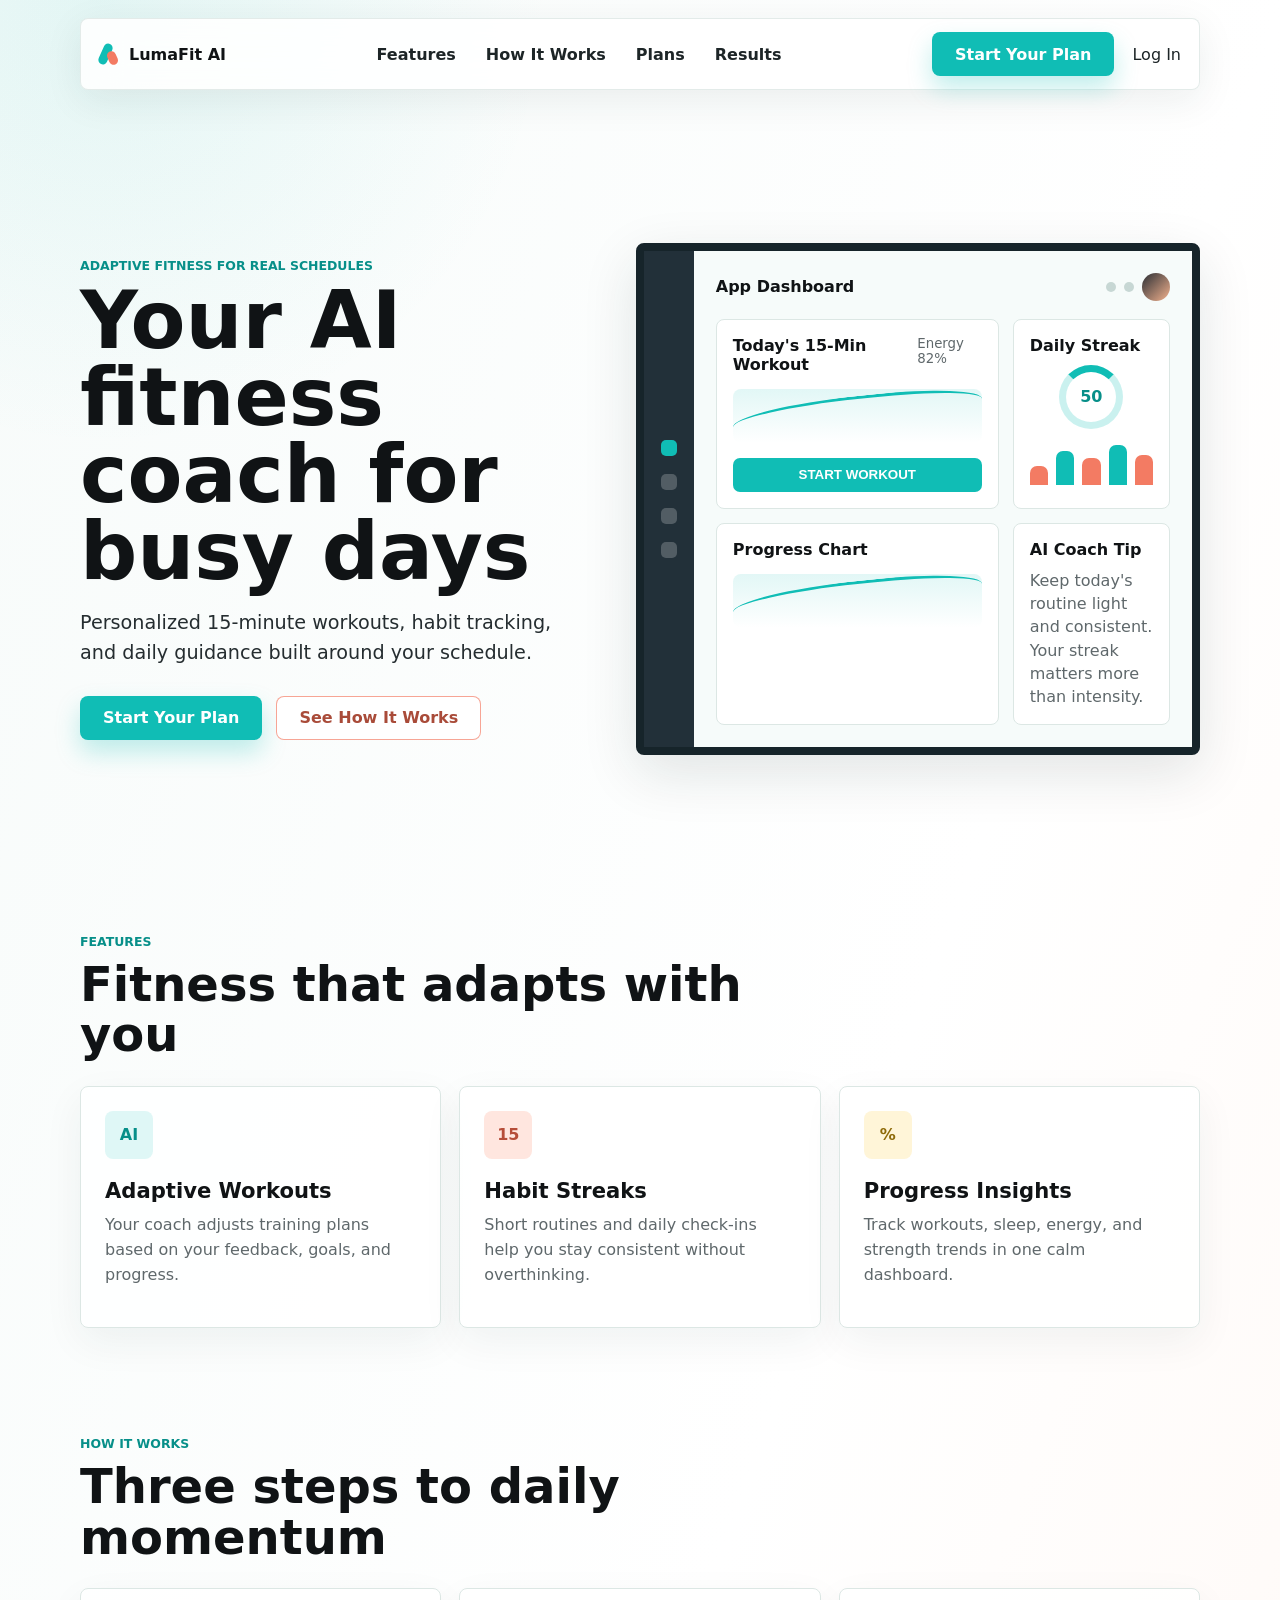
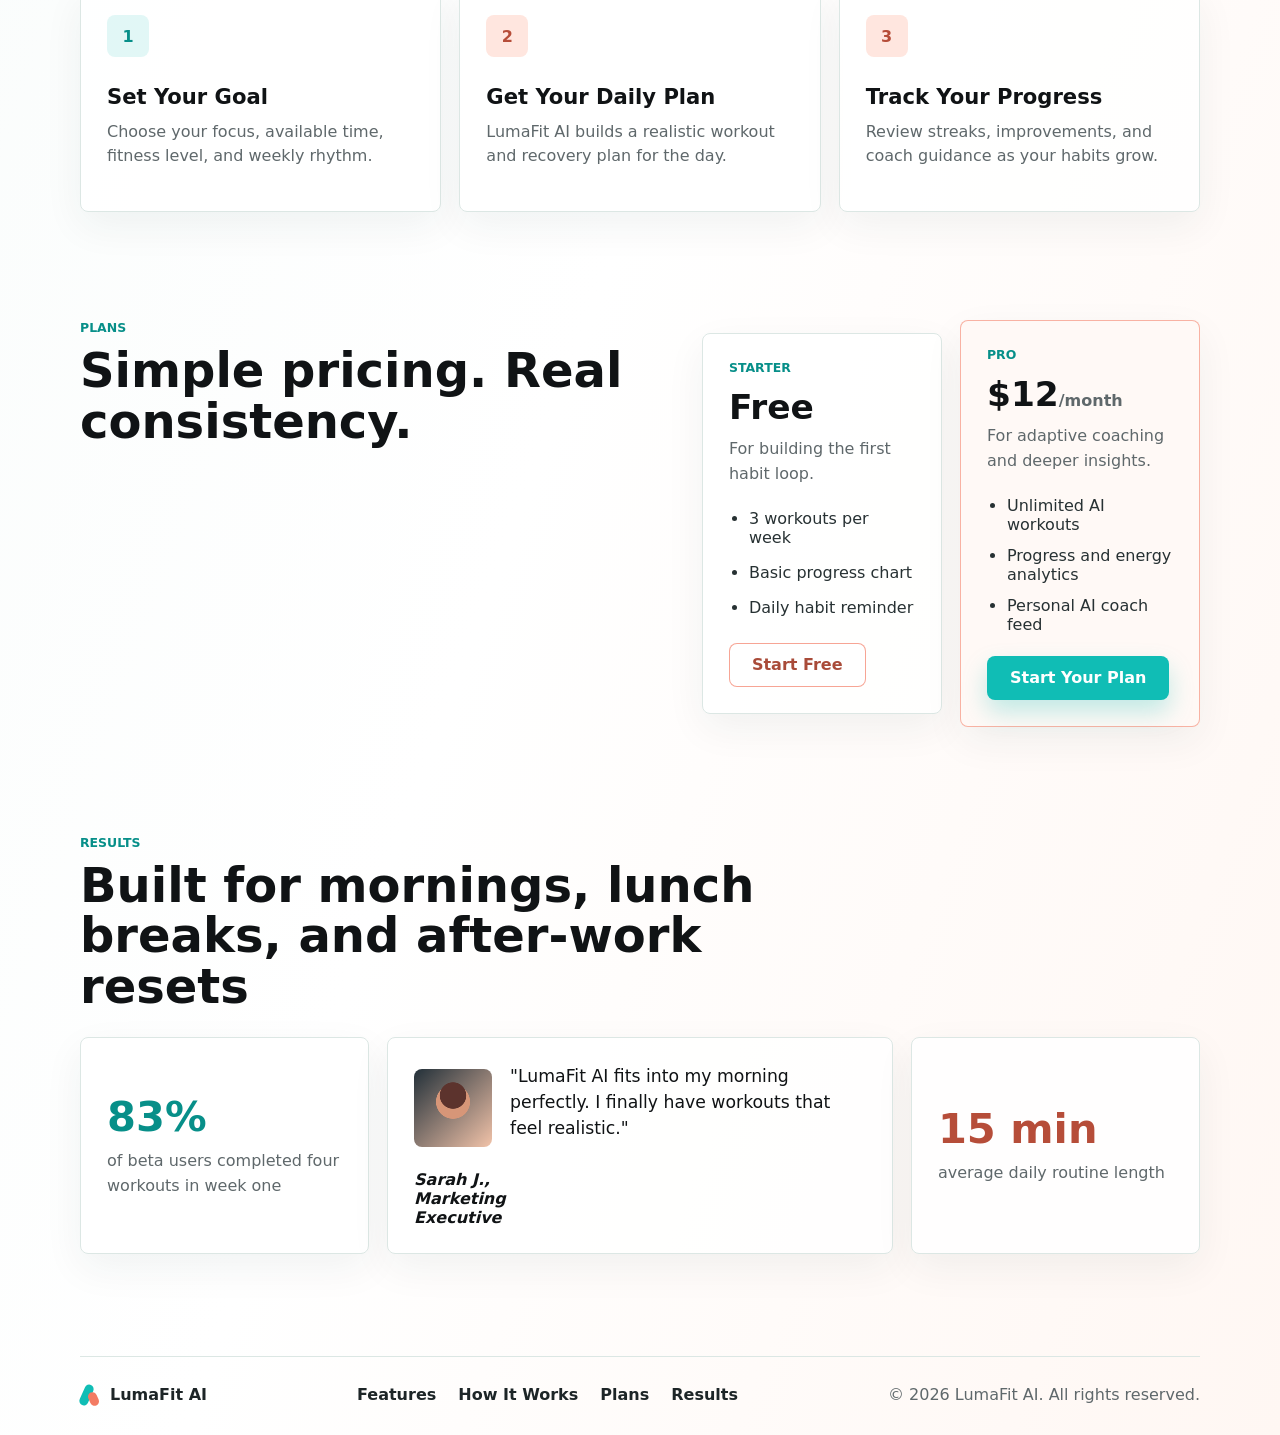
<file: index.html>
<!doctype html>
<html lang="en">
  <head>
    <meta charset="utf-8">
    <meta name="viewport" content="width=device-width, initial-scale=1">
    <title>LumaFit AI | 15-Minute AI Fitness Coach</title>
    <meta
      name="description"
      content="LumaFit AI creates adaptive 15-minute workouts, habit streaks, and progress insights for busy people."
    >
    <link rel="stylesheet" href="styles.css">
  </head>
  <body>
    <header class="site-header">
      <a class="brand" href="#top" aria-label="LumaFit AI home">
        <span class="brand-mark" aria-hidden="true"></span>
        <span>LumaFit AI</span>
      </a>

      <button class="nav-toggle" type="button" aria-label="Open navigation" aria-expanded="false">
        <span></span>
        <span></span>
        <span></span>
      </button>

      <nav class="site-nav" aria-label="Main navigation">
        <a href="#features">Features</a>
        <a href="#how">How It Works</a>
        <a href="#plans">Plans</a>
        <a href="#results">Results</a>
      </nav>

      <div class="header-actions">
        <a class="button button-primary" href="#plans">Start Your Plan</a>
        <a class="login-link" href="#results">Log In</a>
      </div>
    </header>

    <main id="top">
      <section class="hero">
        <div class="hero-copy">
          <p class="eyebrow">Adaptive fitness for real schedules</p>
          <h1>Your AI fitness coach for busy days</h1>
          <p class="hero-text">
            Personalized 15-minute workouts, habit tracking, and daily guidance built
            around your schedule.
          </p>
          <div class="hero-actions">
            <a class="button button-primary" href="#plans">Start Your Plan</a>
            <a class="button button-secondary" href="#how">See How It Works</a>
          </div>
        </div>

        <div class="dashboard-shell" aria-label="LumaFit AI app dashboard preview">
          <div class="dashboard-sidebar" aria-hidden="true">
            <span></span>
            <span></span>
            <span></span>
            <span></span>
          </div>
          <div class="dashboard-main">
            <div class="dashboard-top">
              <strong>App Dashboard</strong>
              <div class="avatar-row">
                <span></span>
                <span></span>
                <span class="avatar"></span>
              </div>
            </div>
            <div class="dashboard-grid">
              <article class="panel workout-panel">
                <div class="panel-header">
                  <strong>Today's 15-Min Workout</strong>
                  <small>Energy 82%</small>
                </div>
                <div class="chart-line" aria-hidden="true">
                  <span></span>
                </div>
                <button type="button">Start Workout</button>
              </article>
              <article class="panel streak-panel">
                <strong>Daily Streak</strong>
                <div class="streak-score">50</div>
                <div class="bars" aria-hidden="true">
                  <span></span><span></span><span></span><span></span><span></span>
                </div>
              </article>
              <article class="panel progress-panel">
                <strong>Progress Chart</strong>
                <div class="mini-chart" aria-hidden="true">
                  <span></span>
                </div>
              </article>
              <article class="panel coach-panel">
                <strong>AI Coach Tip</strong>
                <p>Keep today's routine light and consistent. Your streak matters more than intensity.</p>
              </article>
            </div>
          </div>
        </div>
      </section>

      <section class="features" id="features" aria-labelledby="features-title">
        <div class="section-heading">
          <p class="eyebrow">Features</p>
          <h2 id="features-title">Fitness that adapts with you</h2>
        </div>
        <div class="feature-grid">
          <article class="feature-card">
            <span class="icon-badge">AI</span>
            <h3>Adaptive Workouts</h3>
            <p>Your coach adjusts training plans based on your feedback, goals, and progress.</p>
          </article>
          <article class="feature-card">
            <span class="icon-badge coral">15</span>
            <h3>Habit Streaks</h3>
            <p>Short routines and daily check-ins help you stay consistent without overthinking.</p>
          </article>
          <article class="feature-card">
            <span class="icon-badge gold">%</span>
            <h3>Progress Insights</h3>
            <p>Track workouts, sleep, energy, and strength trends in one calm dashboard.</p>
          </article>
        </div>
      </section>

      <section class="workflow" id="how" aria-labelledby="how-title">
        <div class="section-heading">
          <p class="eyebrow">How it works</p>
          <h2 id="how-title">Three steps to daily momentum</h2>
        </div>
        <div class="steps">
          <article>
            <span>1</span>
            <h3>Set Your Goal</h3>
            <p>Choose your focus, available time, fitness level, and weekly rhythm.</p>
          </article>
          <article>
            <span>2</span>
            <h3>Get Your Daily Plan</h3>
            <p>LumaFit AI builds a realistic workout and recovery plan for the day.</p>
          </article>
          <article>
            <span>3</span>
            <h3>Track Your Progress</h3>
            <p>Review streaks, improvements, and coach guidance as your habits grow.</p>
          </article>
        </div>
      </section>

      <section class="plans-section" id="plans" aria-labelledby="plans-title">
        <div class="section-heading">
          <p class="eyebrow">Plans</p>
          <h2 id="plans-title">Simple pricing. Real consistency.</h2>
        </div>
        <div class="plans">
          <article class="plan-card">
            <p class="plan-label">Starter</p>
            <h3>Free</h3>
            <p class="plan-note">For building the first habit loop.</p>
            <ul>
              <li>3 workouts per week</li>
              <li>Basic progress chart</li>
              <li>Daily habit reminder</li>
            </ul>
            <a class="button button-secondary" href="#top">Start Free</a>
          </article>
          <article class="plan-card plan-featured">
            <p class="plan-label">Pro</p>
            <h3>$12<span>/month</span></h3>
            <p class="plan-note">For adaptive coaching and deeper insights.</p>
            <ul>
              <li>Unlimited AI workouts</li>
              <li>Progress and energy analytics</li>
              <li>Personal AI coach feed</li>
            </ul>
            <a class="button button-primary" href="#top">Start Your Plan</a>
          </article>
        </div>
      </section>

      <section class="results" id="results" aria-labelledby="results-title">
        <div class="section-heading">
          <p class="eyebrow">Results</p>
          <h2 id="results-title">Built for mornings, lunch breaks, and after-work resets</h2>
        </div>
        <div class="results-grid">
          <article class="metric-card">
            <strong>83%</strong>
            <span>of beta users completed four workouts in week one</span>
          </article>
          <article class="testimonial-card">
            <div class="portrait" aria-hidden="true"></div>
            <blockquote>
              "LumaFit AI fits into my morning perfectly. I finally have workouts that feel realistic."
            </blockquote>
            <cite>Sarah J., Marketing Executive</cite>
          </article>
          <article class="metric-card warm">
            <strong>15 min</strong>
            <span>average daily routine length</span>
          </article>
        </div>
      </section>
    </main>

    <footer class="site-footer">
      <a class="brand" href="#top" aria-label="LumaFit AI home">
        <span class="brand-mark" aria-hidden="true"></span>
        <span>LumaFit AI</span>
      </a>
      <nav aria-label="Footer navigation">
        <a href="#features">Features</a>
        <a href="#how">How It Works</a>
        <a href="#plans">Plans</a>
        <a href="#results">Results</a>
      </nav>
      <p>© 2026 LumaFit AI. All rights reserved.</p>
    </footer>

    <script src="script.js"></script>
  </body>
</html>
</file>
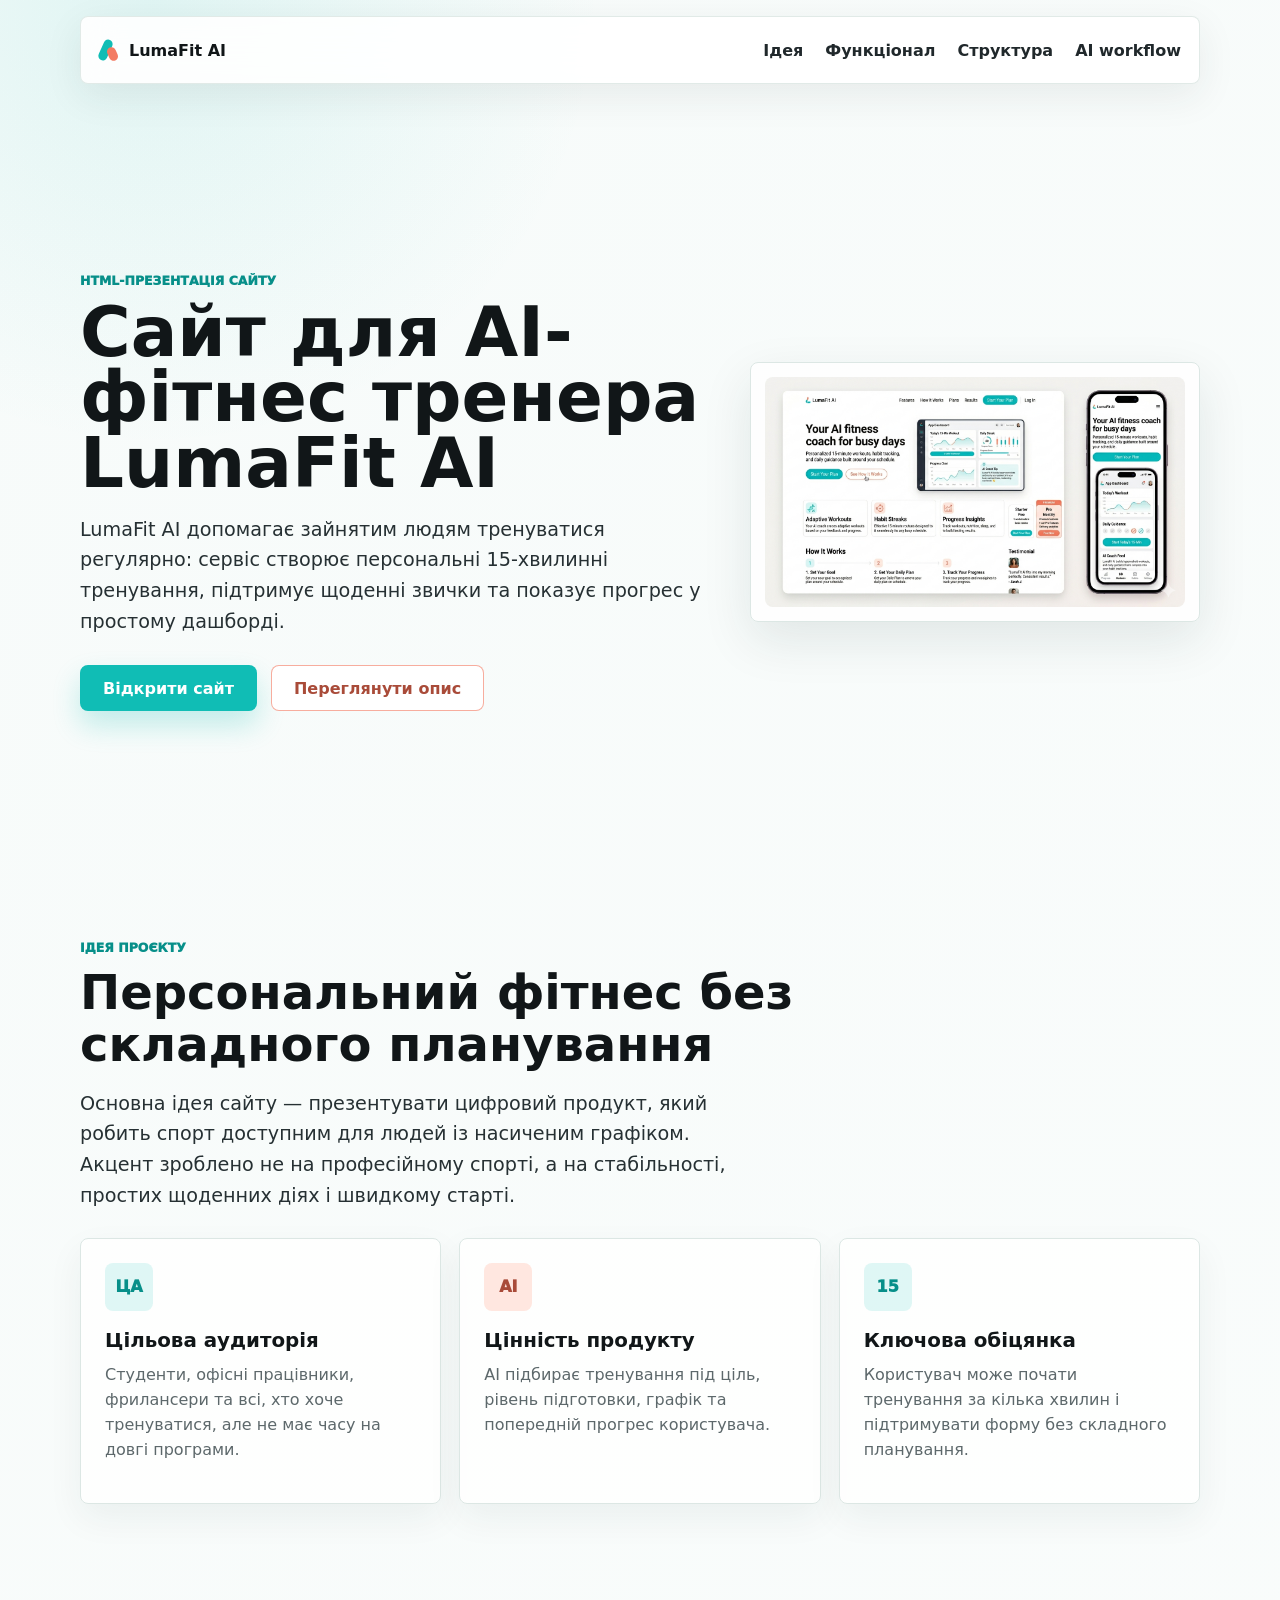
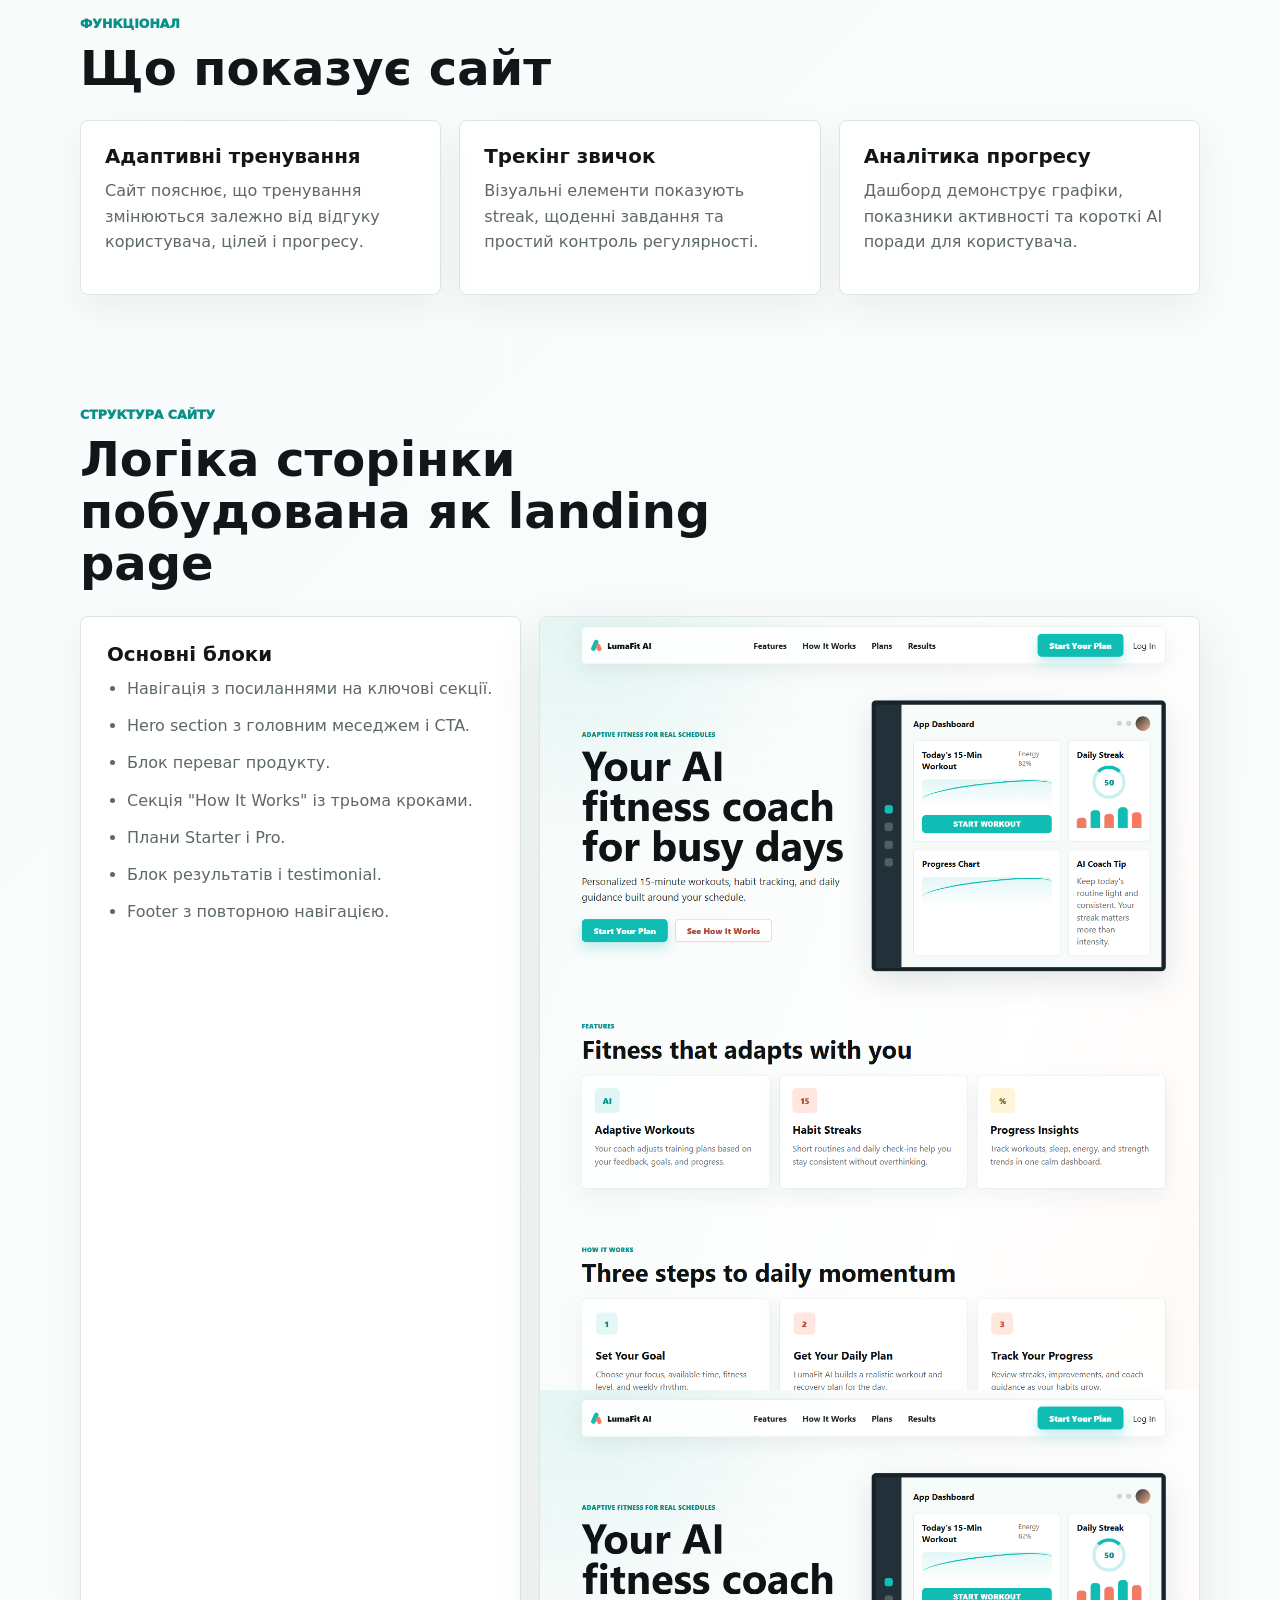
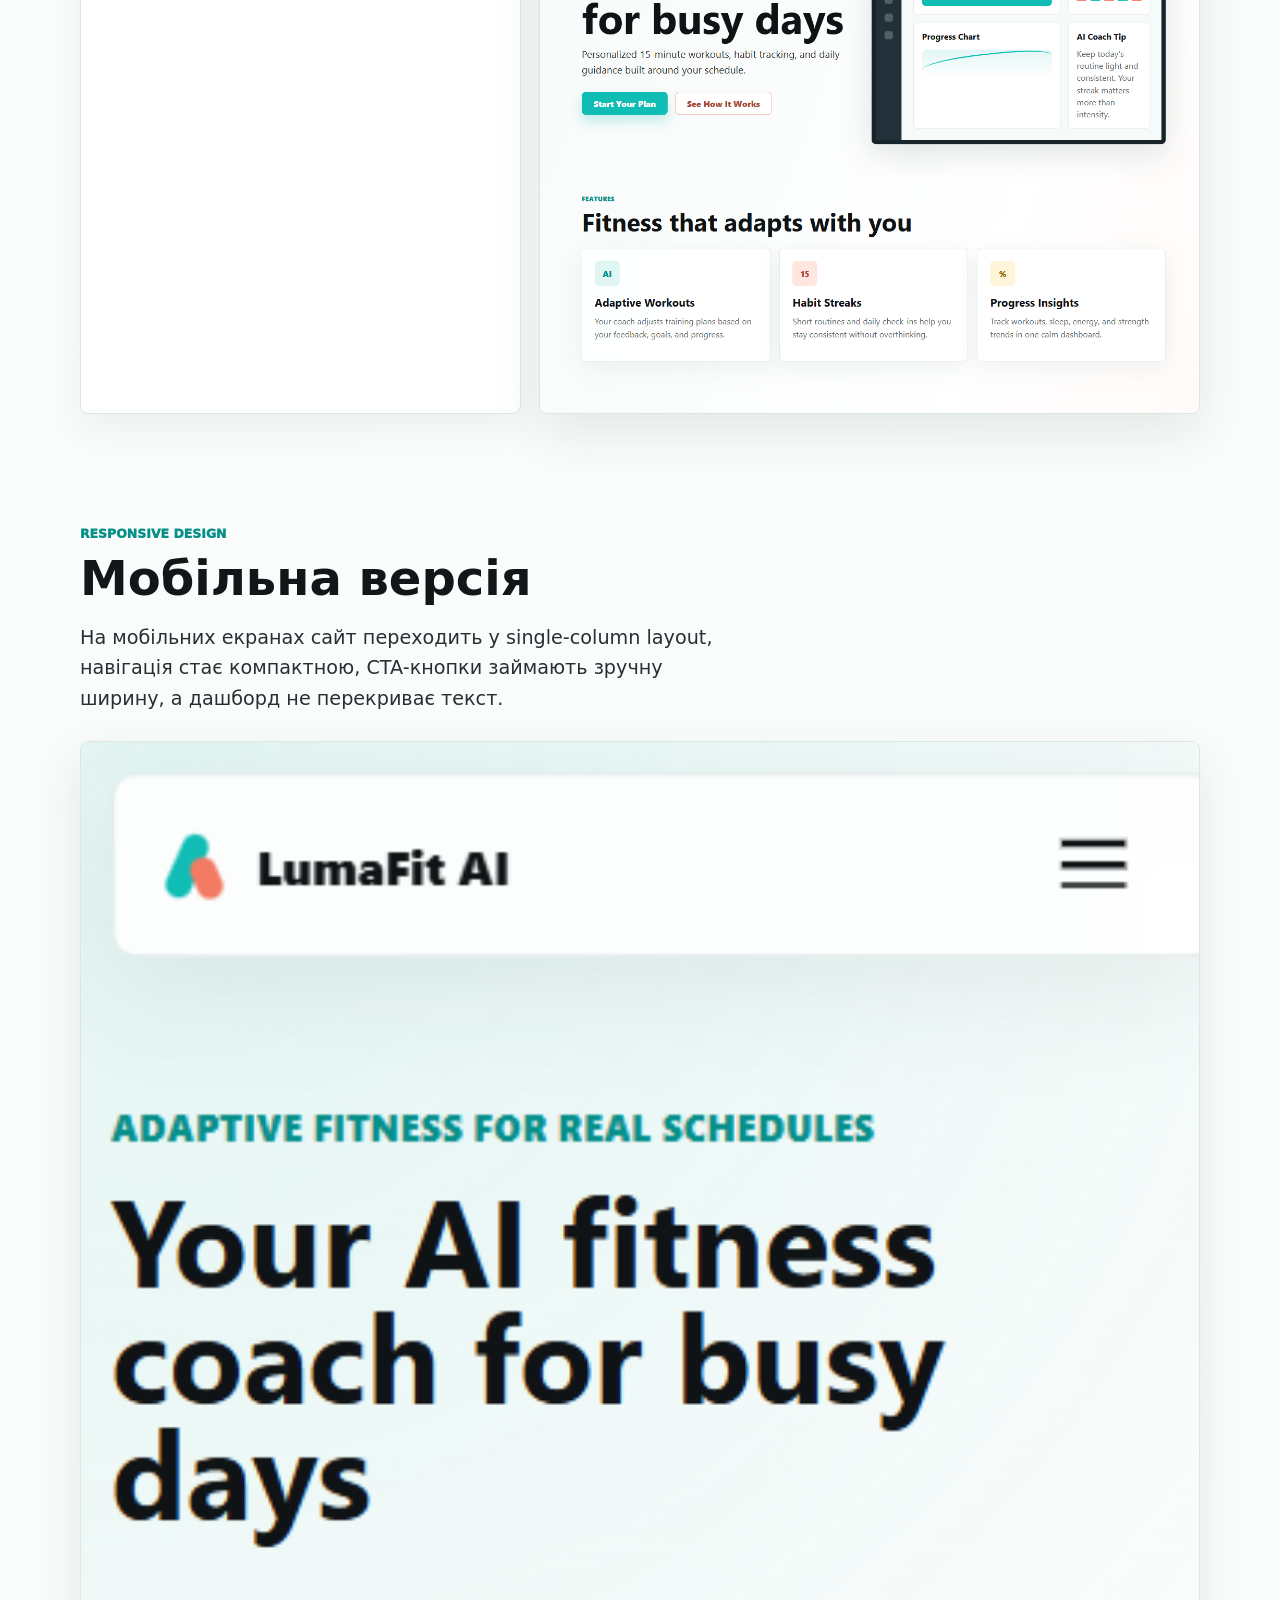
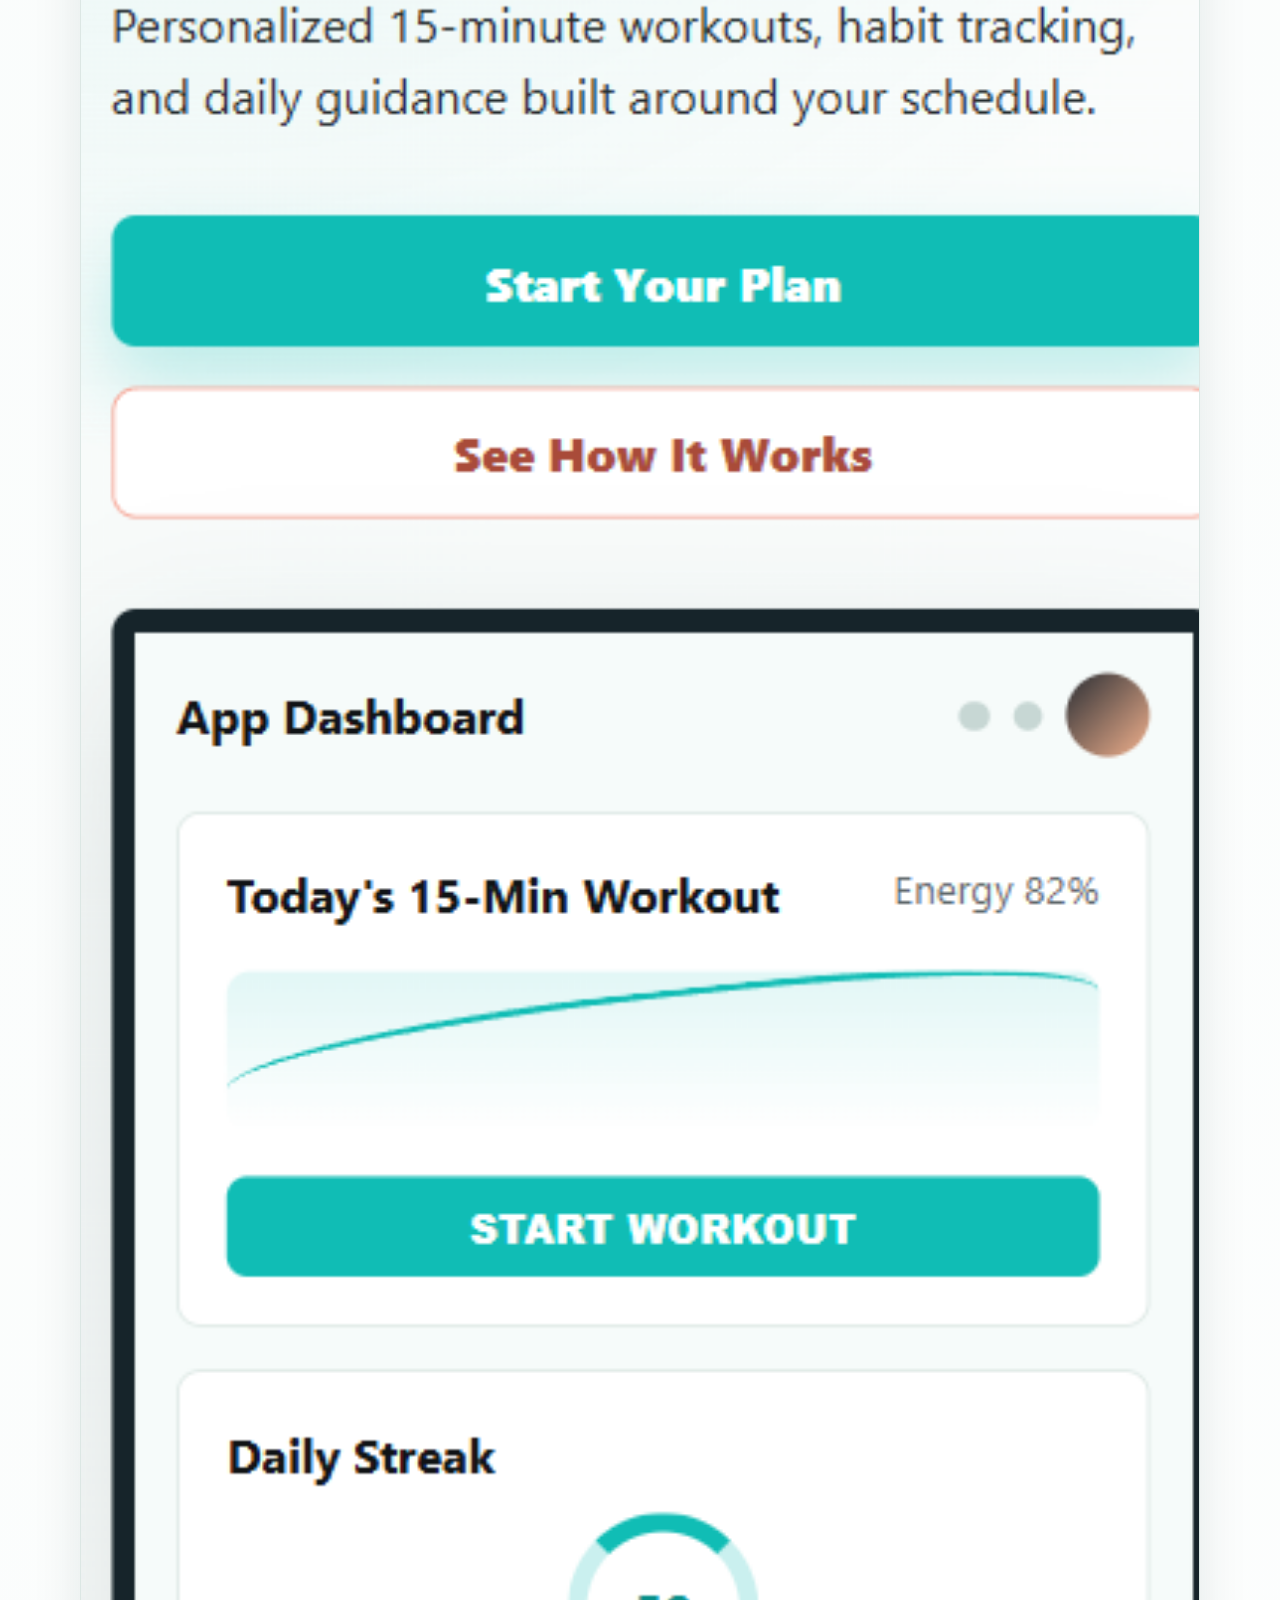
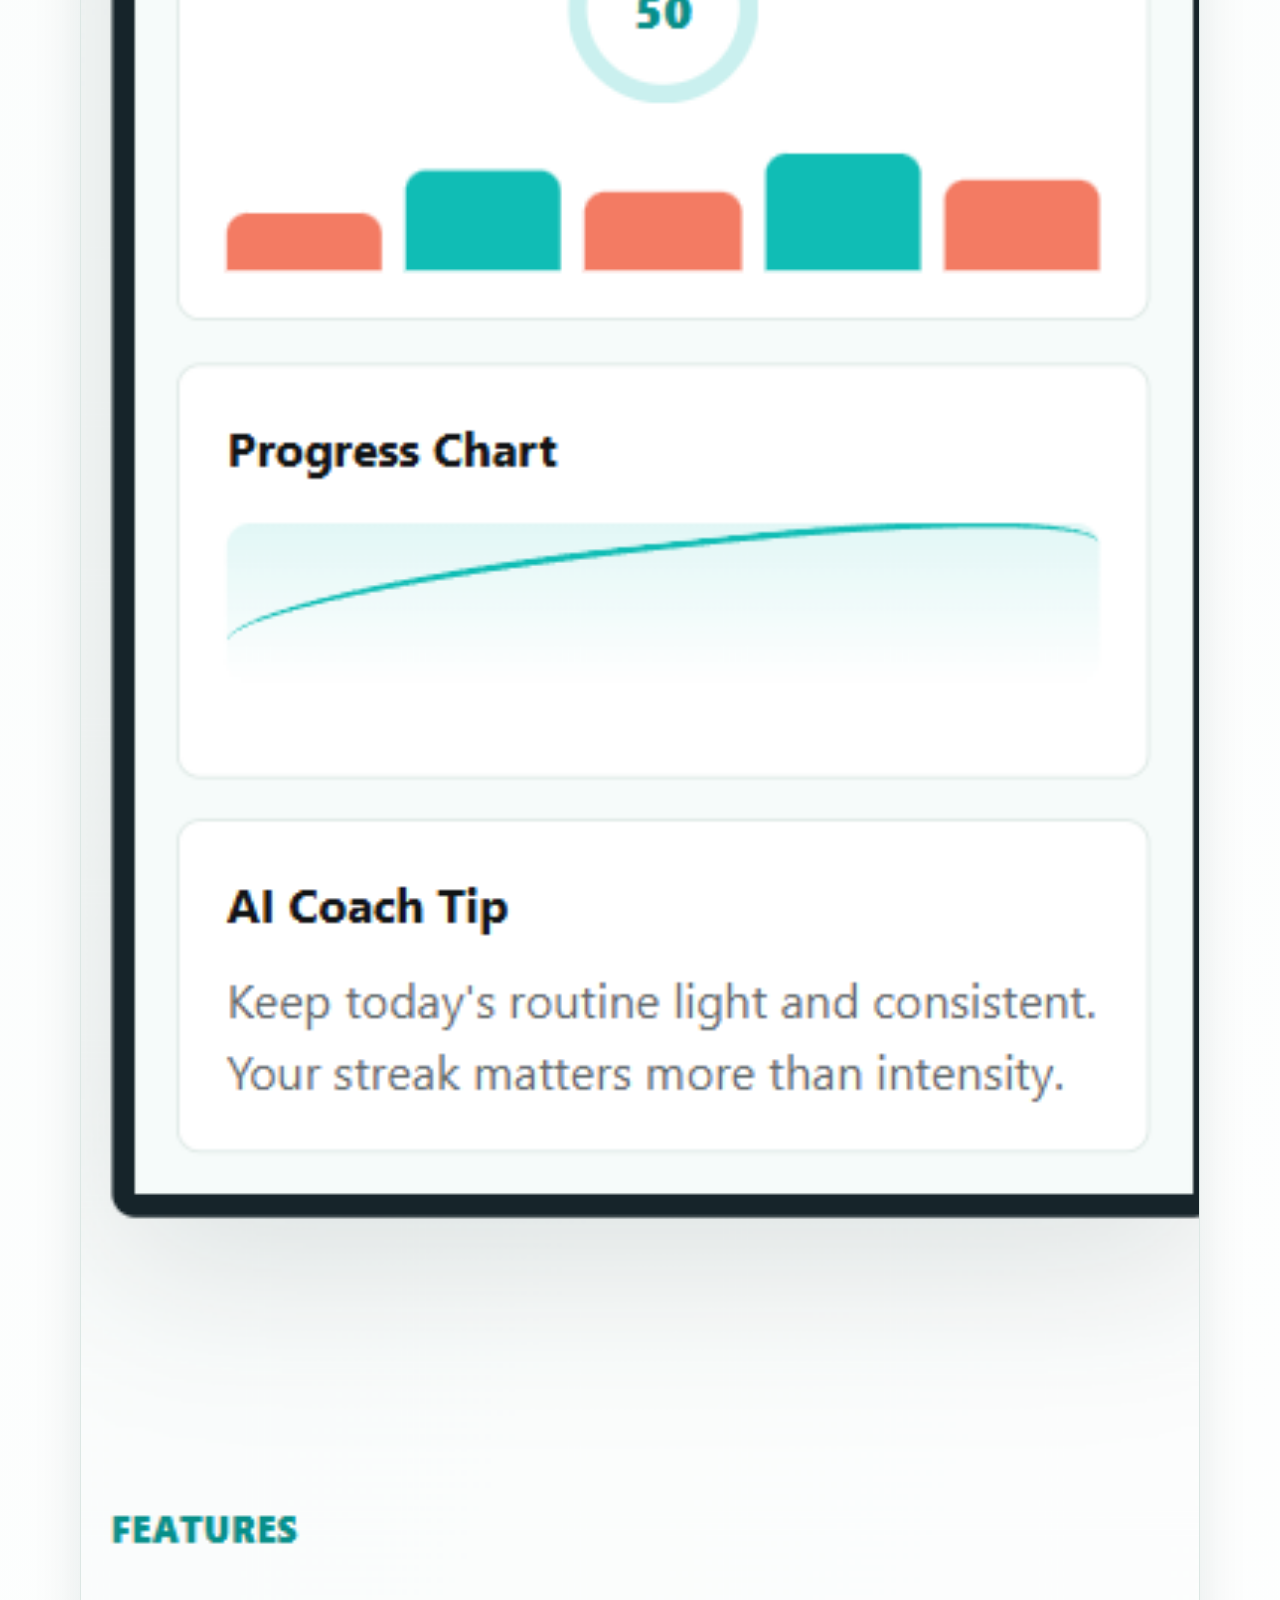
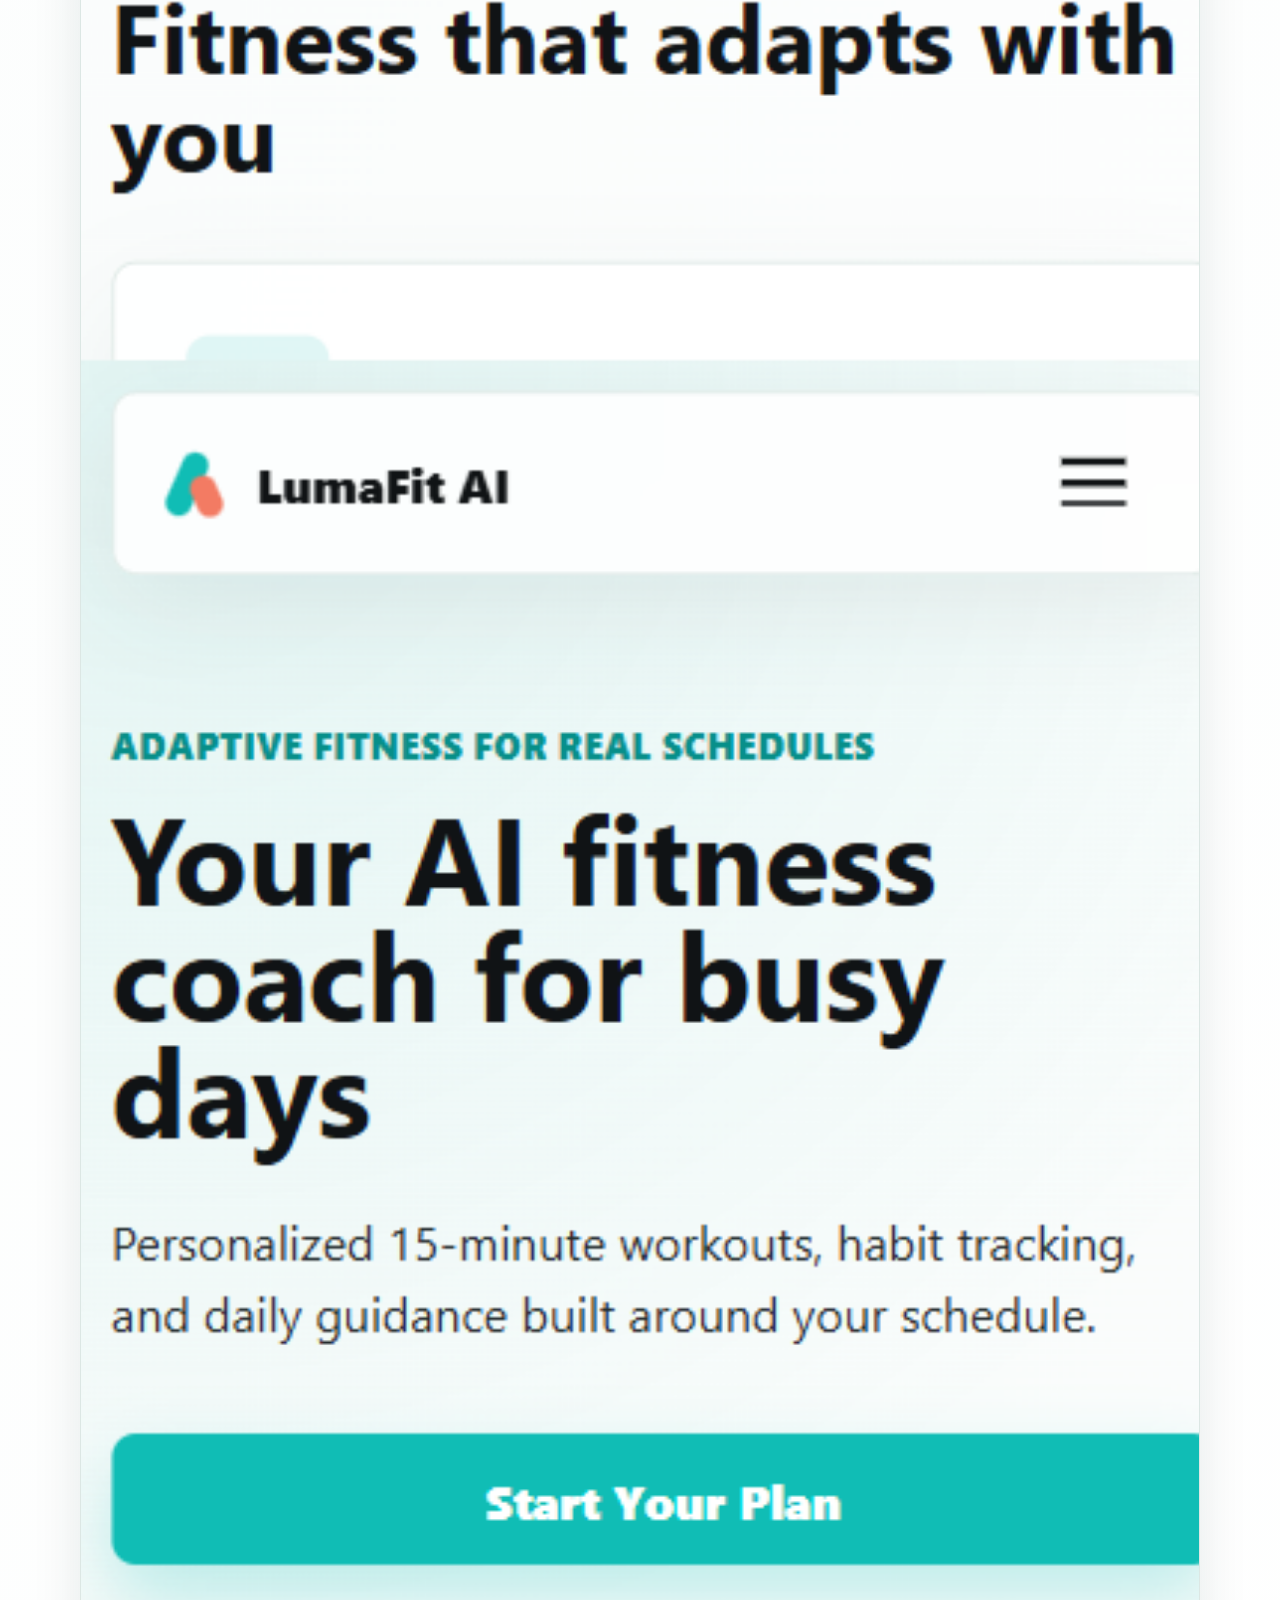
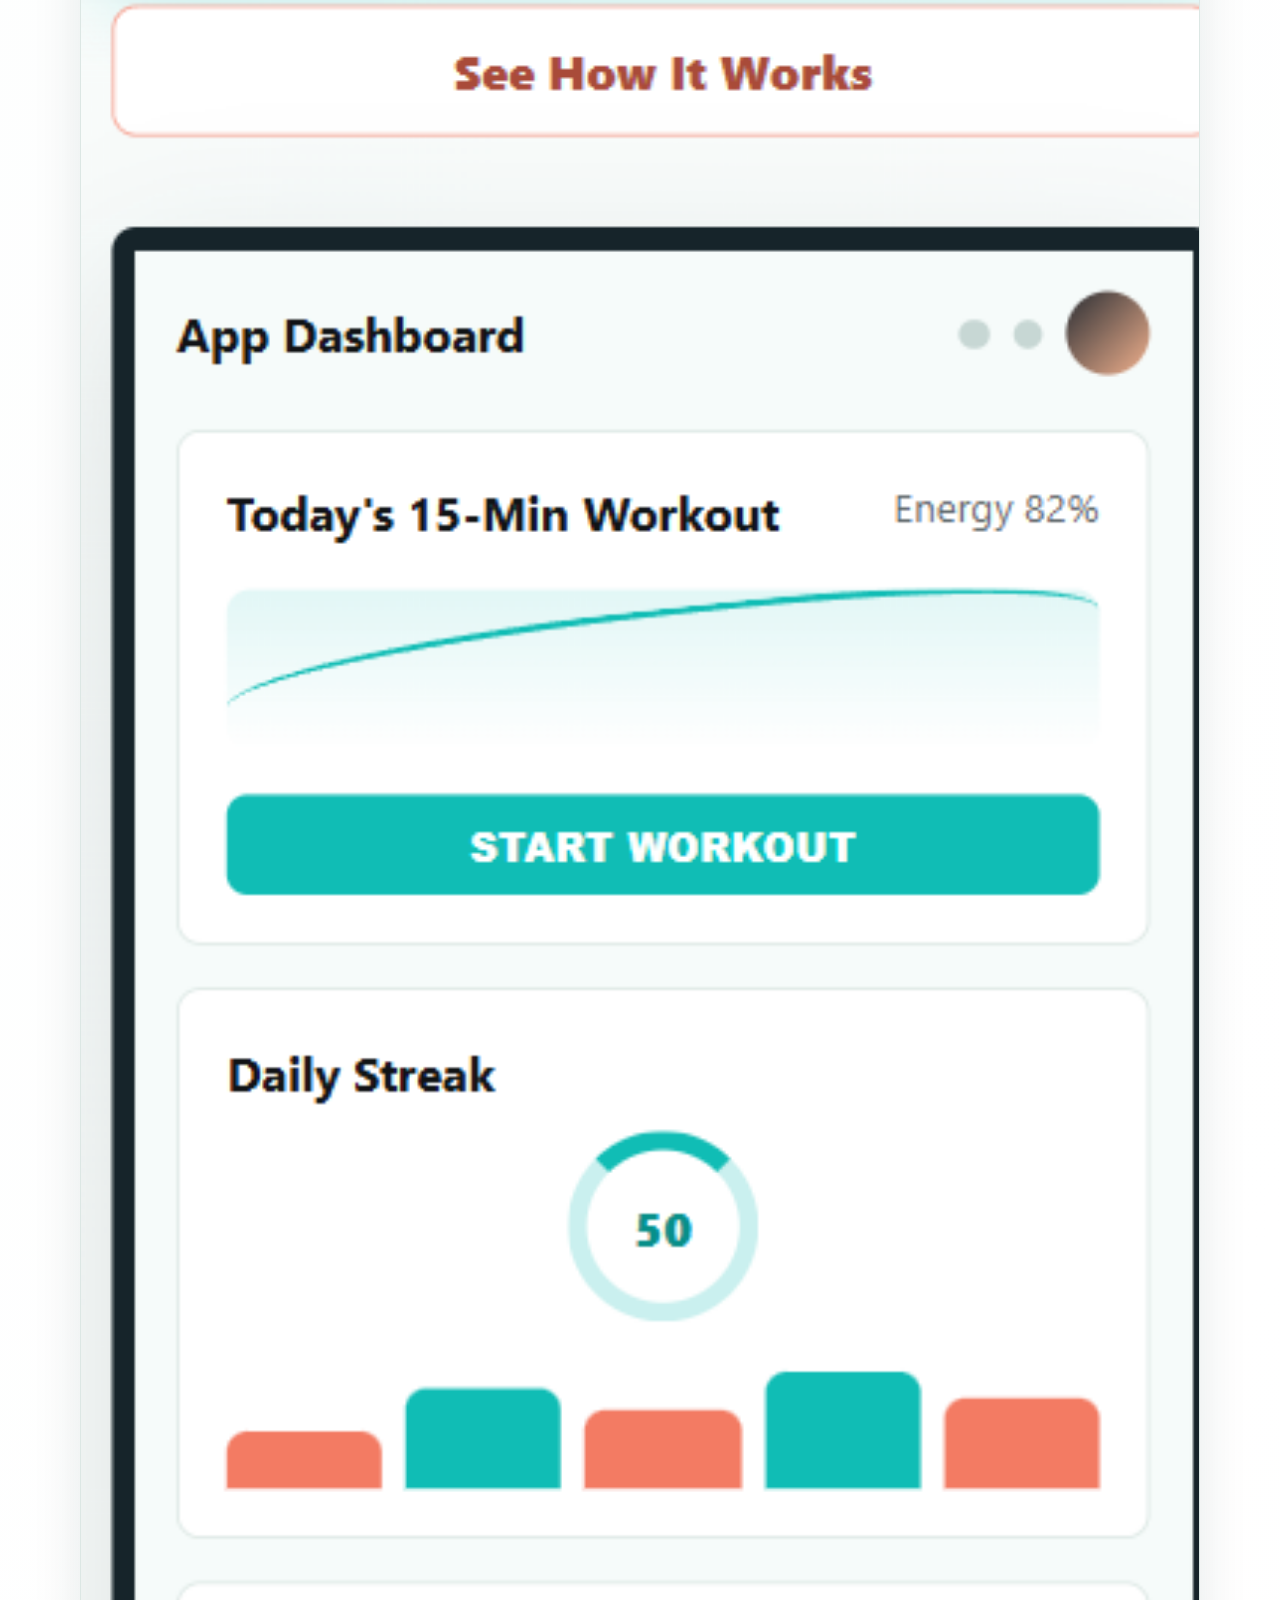
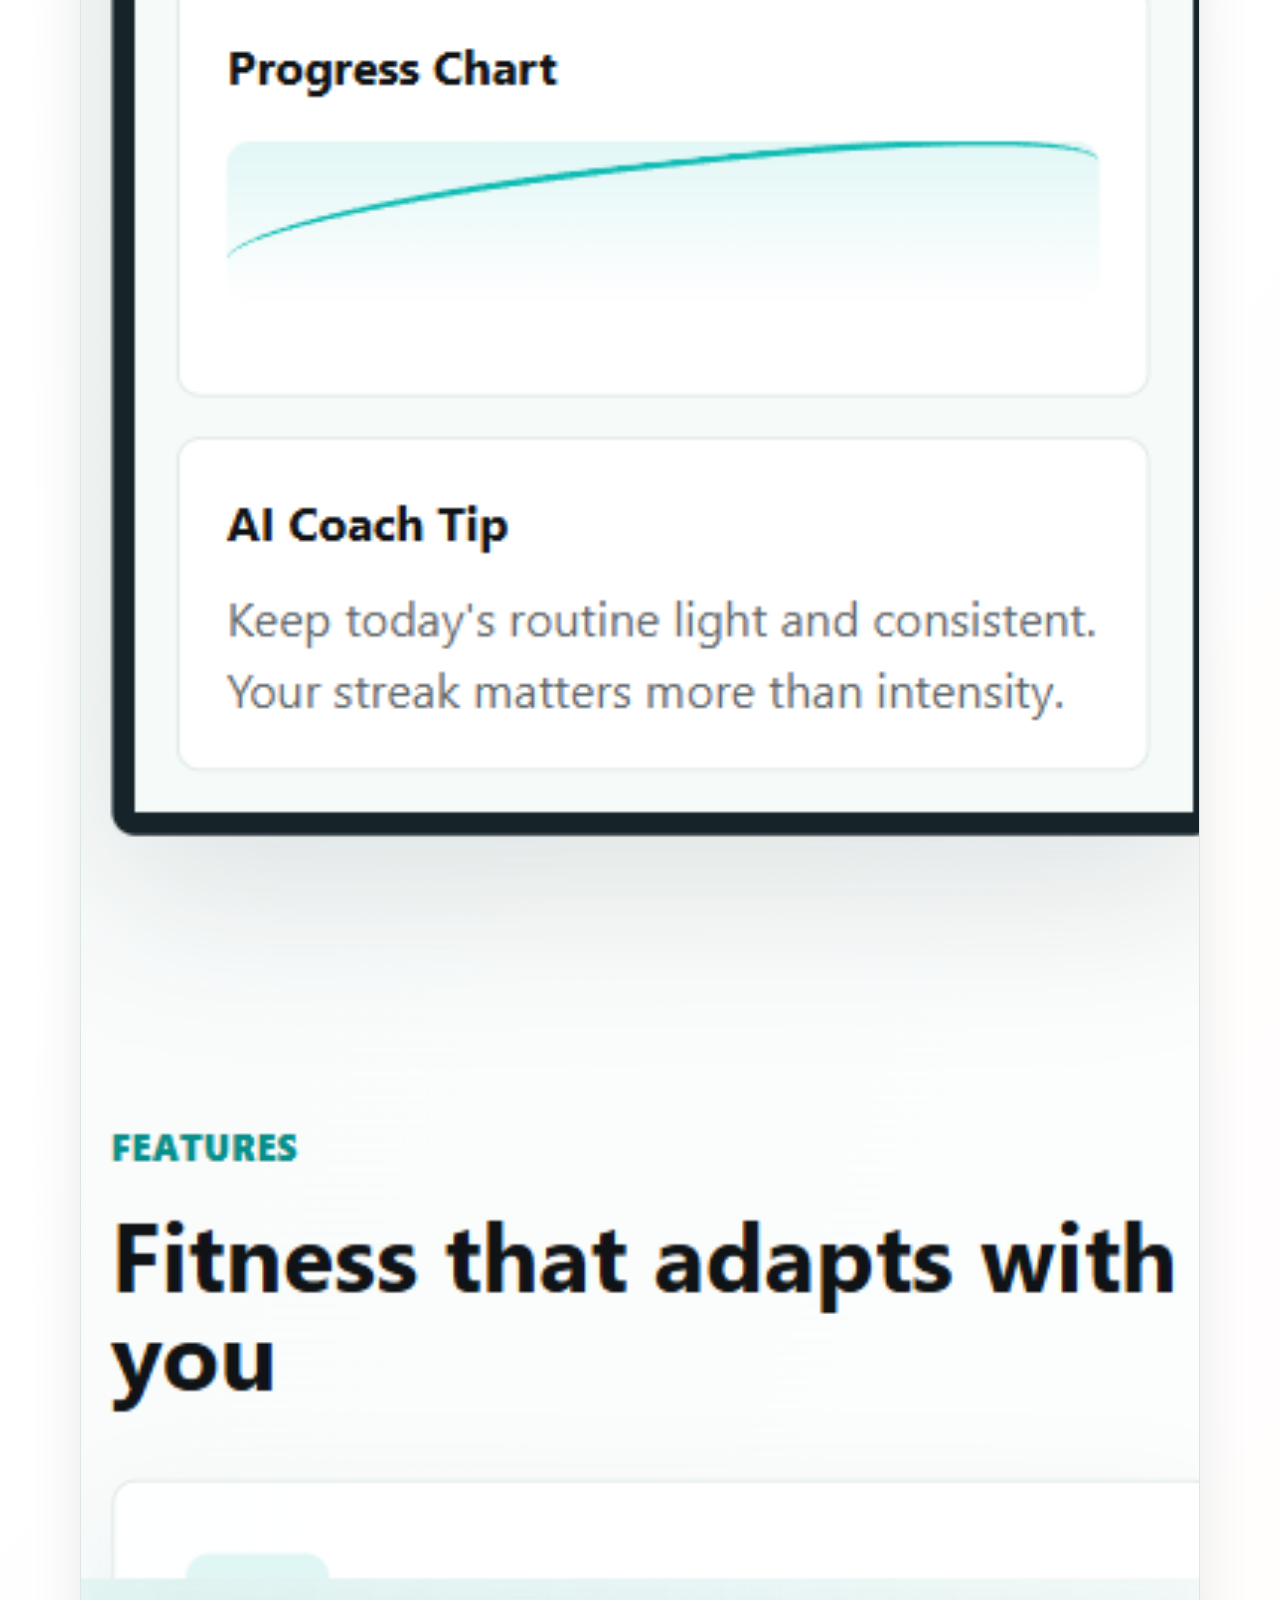
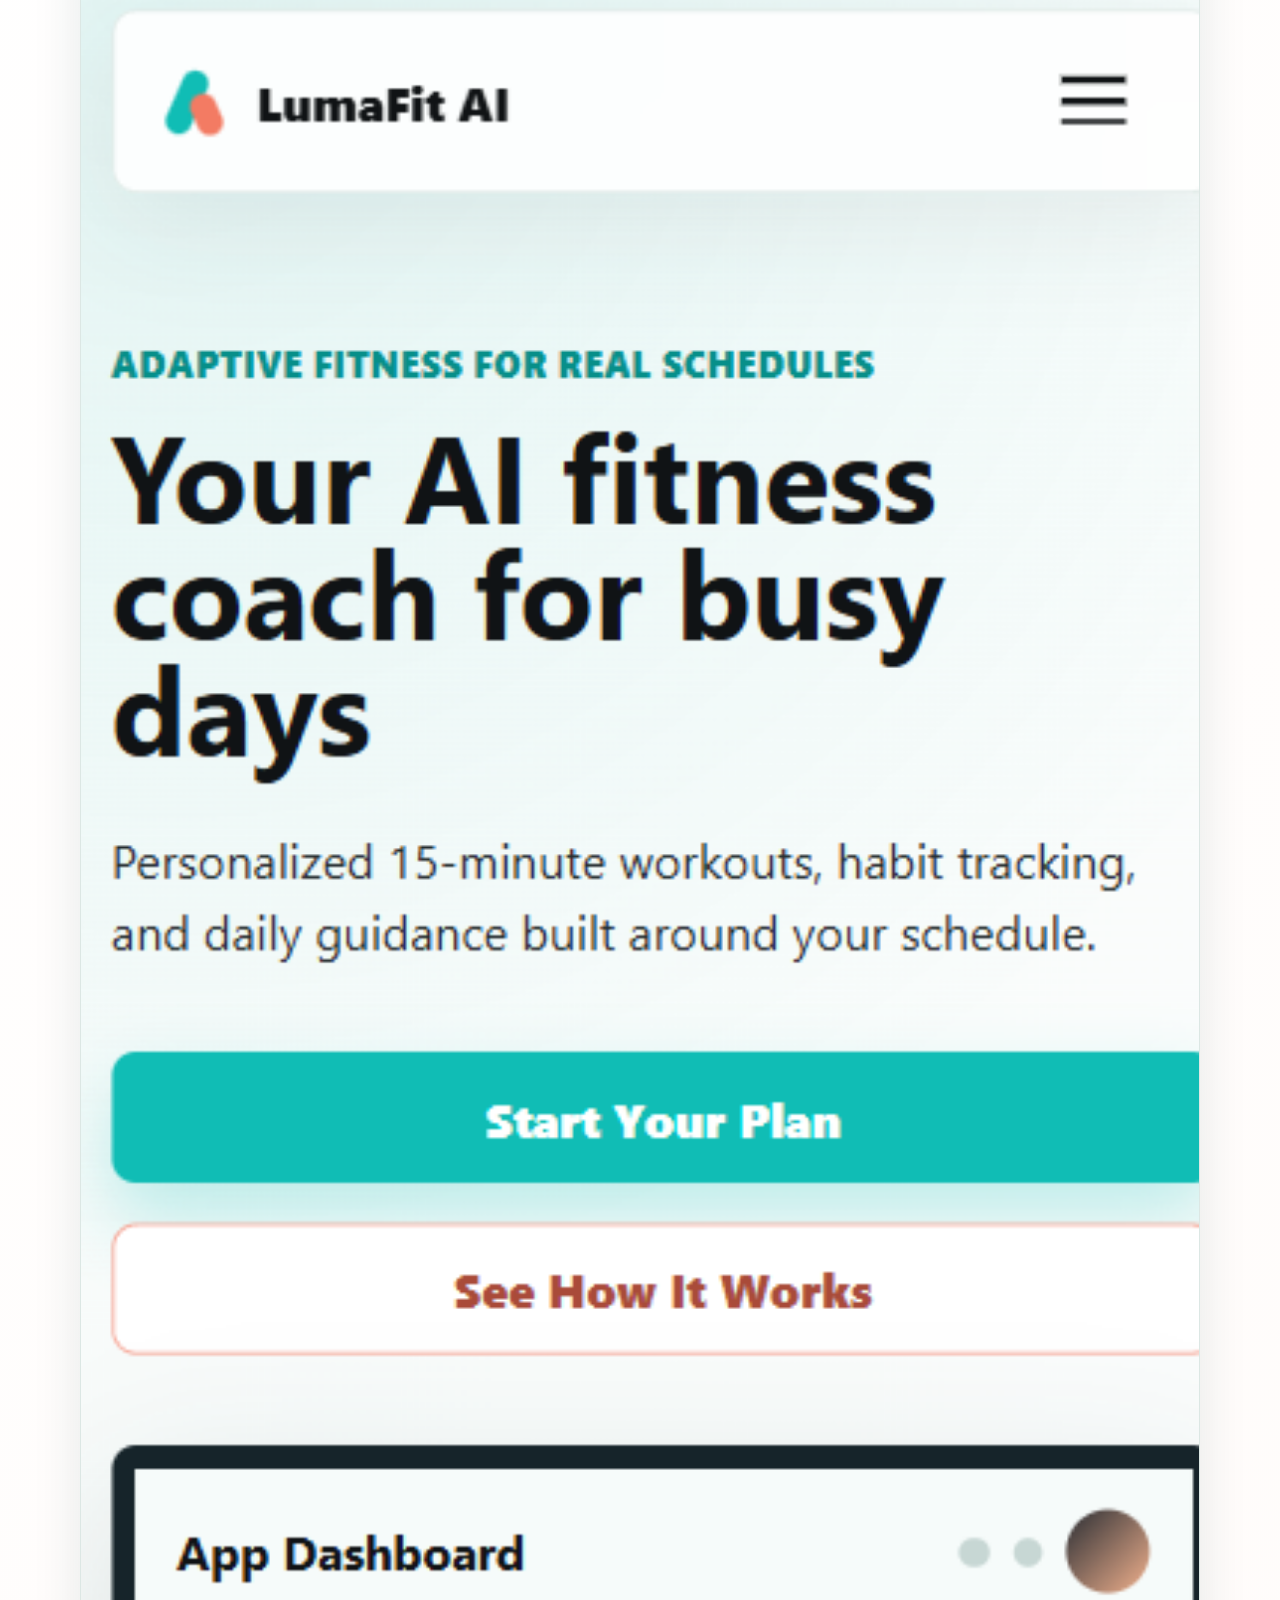
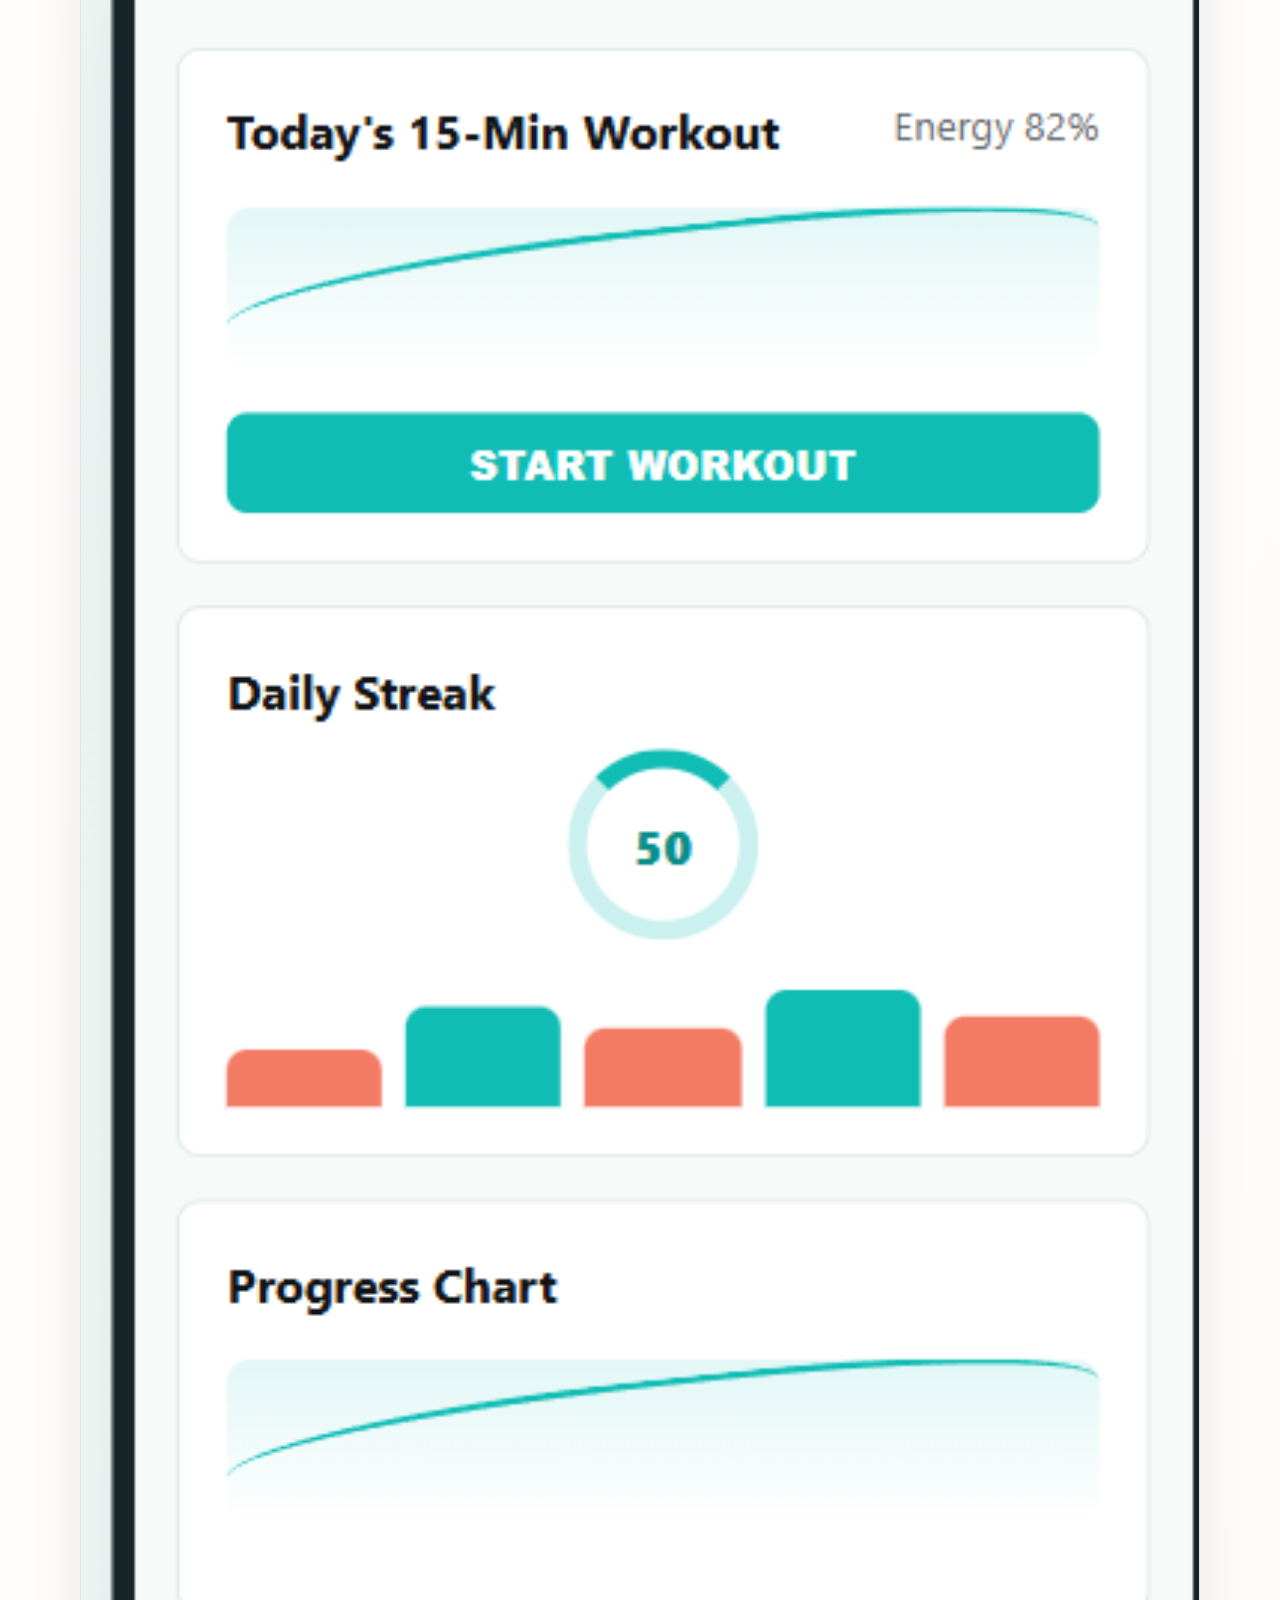
<file: presentation.html>
<!doctype html>
<html lang="uk">
  <head>
    <meta charset="utf-8">
    <meta name="viewport" content="width=device-width, initial-scale=1">
    <title>Презентація сайту LumaFit AI</title>
    <meta
      name="description"
      content="HTML-презентація сайту LumaFit AI з описом ідеї, функціоналу та структури."
    >
    <style>
      :root {
        --bg: #f7fbfa;
        --surface: #ffffff;
        --ink: #111618;
        --muted: #5d686b;
        --line: #dce7e4;
        --teal: #10bdb5;
        --teal-dark: #078f89;
        --coral: #f37b63;
        --coral-soft: #ffe7e0;
        --shadow: 0 18px 50px rgba(18, 46, 48, 0.1);
        font-family: Inter, ui-sans-serif, system-ui, -apple-system, BlinkMacSystemFont, "Segoe UI", sans-serif;
      }

      * {
        box-sizing: border-box;
      }

      html {
        scroll-behavior: smooth;
      }

      body {
        margin: 0;
        overflow-x: hidden;
        background:
          radial-gradient(circle at 12% 0%, rgba(16, 189, 181, 0.1), transparent 28rem),
          linear-gradient(135deg, #f7fbfa 0%, #ffffff 55%, #fff7f3 100%);
        color: var(--ink);
      }

      a {
        color: inherit;
        text-decoration: none;
      }

      .page-shell {
        width: min(1120px, calc(100% - 32px));
        margin: 0 auto;
      }

      .topbar {
        position: sticky;
        top: 16px;
        z-index: 10;
        display: flex;
        align-items: center;
        justify-content: space-between;
        min-height: 68px;
        margin-top: 16px;
        padding: 0 18px;
        border: 1px solid rgba(220, 231, 228, 0.86);
        border-radius: 8px;
        background: rgba(255, 255, 255, 0.9);
        box-shadow: 0 12px 38px rgba(32, 55, 57, 0.08);
        backdrop-filter: blur(16px);
      }

      .brand {
        display: flex;
        align-items: center;
        gap: 10px;
        font-weight: 900;
      }

      .brand-mark {
        position: relative;
        width: 20px;
        height: 24px;
      }

      .brand-mark::before,
      .brand-mark::after {
        position: absolute;
        bottom: 1px;
        content: "";
        width: 9px;
        border-radius: 12px;
      }

      .brand-mark::before {
        left: 2px;
        height: 22px;
        background: var(--teal);
        transform: rotate(24deg);
      }

      .brand-mark::after {
        right: 2px;
        height: 14px;
        background: var(--coral);
        transform: rotate(-24deg);
      }

      .topbar nav {
        display: flex;
        gap: 22px;
        color: #20282b;
        font-weight: 750;
      }

      .topbar a:hover {
        color: var(--teal-dark);
      }

      .hero {
        display: grid;
        grid-template-columns: minmax(0, 1fr) minmax(360px, 0.72fr);
        gap: 44px;
        align-items: center;
        min-height: calc(100vh - 100px);
        padding: 70px 0 54px;
      }

      .eyebrow {
        margin: 0 0 12px;
        color: var(--teal-dark);
        font-size: 0.78rem;
        font-weight: 950;
        text-transform: uppercase;
      }

      h1,
      h2,
      h3,
      p {
        margin-top: 0;
        overflow-wrap: anywhere;
      }

      h1 {
        max-width: 760px;
        margin-bottom: 18px;
        font-size: clamp(2.8rem, 5.4vw, 4.6rem);
        line-height: 0.95;
        overflow-wrap: anywhere;
      }

      h2 {
        margin-bottom: 18px;
        font-size: clamp(2rem, 4vw, 3rem);
        line-height: 1.08;
      }

      h3 {
        margin-bottom: 10px;
        font-size: 1.24rem;
      }

      .lead {
        max-width: 660px;
        color: #263033;
        font-size: 1.2rem;
        line-height: 1.6;
      }

      .hero-actions {
        display: flex;
        flex-wrap: wrap;
        gap: 14px;
        margin-top: 28px;
      }

      .button {
        display: inline-flex;
        align-items: center;
        justify-content: center;
        min-height: 46px;
        padding: 0 22px;
        border: 1px solid transparent;
        border-radius: 8px;
        font-weight: 850;
      }

      .button-primary {
        background: var(--teal);
        color: #ffffff;
        box-shadow: 0 14px 28px rgba(16, 189, 181, 0.24);
      }

      .button-secondary {
        border-color: rgba(243, 123, 99, 0.62);
        background: #ffffff;
        color: #a94b39;
      }

      .preview-card {
        margin: 0;
        padding: 14px;
        border: 1px solid var(--line);
        border-radius: 8px;
        background: rgba(255, 255, 255, 0.82);
        box-shadow: var(--shadow);
      }

      .preview-card img {
        display: block;
        width: 100%;
        border-radius: 8px;
      }

      section {
        padding: 56px 0;
      }

      .section-heading {
        max-width: 760px;
        margin-bottom: 26px;
      }

      .grid-3,
      .grid-2,
      .structure-grid {
        display: grid;
        gap: 18px;
      }

      .hero > *,
      .grid-3 > *,
      .grid-2 > *,
      .structure-grid > *,
      .flow > * {
        min-width: 0;
      }

      .grid-3 {
        grid-template-columns: repeat(3, 1fr);
      }

      .grid-2 {
        grid-template-columns: repeat(2, 1fr);
      }

      .structure-grid {
        grid-template-columns: 0.8fr 1.2fr;
      }

      .card,
      .flow-step,
      .summary-panel {
        border: 1px solid var(--line);
        border-radius: 8px;
        background: rgba(255, 255, 255, 0.88);
        box-shadow: 0 14px 36px rgba(19, 43, 46, 0.06);
      }

      .card {
        padding: 24px;
      }

      .card p,
      .flow-step p,
      .summary-panel p,
      .list li {
        color: var(--muted);
        line-height: 1.58;
      }

      .badge {
        display: grid;
        place-items: center;
        width: 48px;
        height: 48px;
        margin-bottom: 18px;
        border-radius: 8px;
        background: rgba(16, 189, 181, 0.13);
        color: var(--teal-dark);
        font-weight: 950;
      }

      .badge.coral {
        background: var(--coral-soft);
        color: #a94b39;
      }

      .flow {
        display: grid;
        grid-template-columns: repeat(4, 1fr);
        gap: 14px;
      }

      .flow-step {
        padding: 20px;
      }

      .flow-step span {
        display: grid;
        place-items: center;
        width: 36px;
        height: 36px;
        margin-bottom: 18px;
        border-radius: 8px;
        background: rgba(16, 189, 181, 0.13);
        color: var(--teal-dark);
        font-weight: 950;
      }

      .summary-panel {
        padding: 26px;
      }

      .list {
        display: grid;
        gap: 12px;
        margin: 0;
        padding-left: 20px;
      }

      .screenshot {
        display: block;
        width: 100%;
        border: 1px solid var(--line);
        border-radius: 8px;
        box-shadow: var(--shadow);
      }

      .footer {
        display: flex;
        justify-content: space-between;
        gap: 18px;
        margin: 54px 0 28px;
        padding-top: 26px;
        border-top: 1px solid var(--line);
        color: var(--muted);
      }

      @media (max-width: 900px) {
        .topbar {
          align-items: flex-start;
          flex-direction: column;
          gap: 14px;
          padding: 18px;
        }

        .topbar nav {
          flex-wrap: wrap;
        }

        .hero,
        .grid-3,
        .grid-2,
        .structure-grid,
        .flow {
          grid-template-columns: 1fr;
        }

        .hero {
          min-height: auto;
          padding-top: 52px;
        }
      }

      @media (max-width: 560px) {
        .page-shell {
          width: min(100% - 20px, 1120px);
        }

        h1 {
          font-size: 2.32rem;
          line-height: 1;
        }

        .button {
          width: 100%;
        }

        .topbar nav {
          display: grid;
          grid-template-columns: repeat(2, minmax(0, 1fr));
          width: 100%;
          gap: 12px 16px;
          font-size: 0.94rem;
        }

        .topbar nav a {
          min-width: 0;
          overflow-wrap: anywhere;
        }

        .footer {
          flex-direction: column;
        }
      }
    </style>
  </head>
  <body>
    <div class="page-shell">
      <header class="topbar">
        <a class="brand" href="#top" aria-label="На початок презентації">
          <span class="brand-mark" aria-hidden="true"></span>
          <span>LumaFit AI</span>
        </a>
        <nav aria-label="Навігація презентації">
          <a href="#idea">Ідея</a>
          <a href="#features">Функціонал</a>
          <a href="#structure">Структура</a>
          <a href="#workflow">AI workflow</a>
        </nav>
      </header>

      <main id="top">
        <section class="hero">
          <div>
            <p class="eyebrow">HTML-презентація сайту</p>
            <h1>Сайт для AI-фітнес тренера LumaFit AI</h1>
            <p class="lead">
              LumaFit AI допомагає зайнятим людям тренуватися регулярно:
              сервіс створює персональні 15-хвилинні тренування, підтримує
              щоденні звички та показує прогрес у простому дашборді.
            </p>
            <div class="hero-actions">
              <a class="button button-primary" href="index.html">Відкрити сайт</a>
              <a class="button button-secondary" href="#idea">Переглянути опис</a>
            </div>
          </div>

          <figure class="preview-card">
            <img src="assets/nanobanana-iteration-2.png" alt="Дизайн сайту LumaFit AI">
          </figure>
        </section>

        <section id="idea">
          <div class="section-heading">
            <p class="eyebrow">Ідея проєкту</p>
            <h2>Персональний фітнес без складного планування</h2>
            <p class="lead">
              Основна ідея сайту — презентувати цифровий продукт, який робить
              спорт доступним для людей із насиченим графіком. Акцент зроблено не
              на професійному спорті, а на стабільності, простих щоденних діях і
              швидкому старті.
            </p>
          </div>

          <div class="grid-3">
            <article class="card">
              <span class="badge">ЦА</span>
              <h3>Цільова аудиторія</h3>
              <p>
                Студенти, офісні працівники, фрилансери та всі, хто хоче
                тренуватися, але не має часу на довгі програми.
              </p>
            </article>
            <article class="card">
              <span class="badge coral">AI</span>
              <h3>Цінність продукту</h3>
              <p>
                AI підбирає тренування під ціль, рівень підготовки, графік та
                попередній прогрес користувача.
              </p>
            </article>
            <article class="card">
              <span class="badge">15</span>
              <h3>Ключова обіцянка</h3>
              <p>
                Користувач може почати тренування за кілька хвилин і підтримувати
                форму без складного планування.
              </p>
            </article>
          </div>
        </section>

        <section id="features">
          <div class="section-heading">
            <p class="eyebrow">Функціонал</p>
            <h2>Що показує сайт</h2>
          </div>

          <div class="grid-3">
            <article class="card">
              <h3>Адаптивні тренування</h3>
              <p>
                Сайт пояснює, що тренування змінюються залежно від відгуку
                користувача, цілей і прогресу.
              </p>
            </article>
            <article class="card">
              <h3>Трекінг звичок</h3>
              <p>
                Візуальні елементи показують streak, щоденні завдання та простий
                контроль регулярності.
              </p>
            </article>
            <article class="card">
              <h3>Аналітика прогресу</h3>
              <p>
                Дашборд демонструє графіки, показники активності та короткі AI
                поради для користувача.
              </p>
            </article>
          </div>
        </section>

        <section id="structure">
          <div class="section-heading">
            <p class="eyebrow">Структура сайту</p>
            <h2>Логіка сторінки побудована як landing page</h2>
          </div>

          <div class="structure-grid">
            <div class="summary-panel">
              <h3>Основні блоки</h3>
              <ul class="list">
                <li>Навігація з посиланнями на ключові секції.</li>
                <li>Hero section з головним меседжем і CTA.</li>
                <li>Блок переваг продукту.</li>
                <li>Секція "How It Works" із трьома кроками.</li>
                <li>Плани Starter і Pro.</li>
                <li>Блок результатів і testimonial.</li>
                <li>Footer з повторною навігацією.</li>
              </ul>
            </div>

            <div>
              <img class="screenshot" src="assets/running-website-desktop.png" alt="Скріншот desktop-версії сайту">
            </div>
          </div>
        </section>

        <section>
          <div class="section-heading">
            <p class="eyebrow">Responsive design</p>
            <h2>Мобільна версія</h2>
            <p class="lead">
              На мобільних екранах сайт переходить у single-column layout,
              навігація стає компактною, CTA-кнопки займають зручну ширину, а
              дашборд не перекриває текст.
            </p>
          </div>
          <img class="screenshot" src="assets/running-website-mobile.png" alt="Скріншот мобільної версії сайту">
        </section>

        <section id="workflow">
          <div class="section-heading">
            <p class="eyebrow">AI workflow</p>
            <h2>Як використовувалися AI-інструменти</h2>
          </div>

          <div class="flow">
            <article class="flow-step">
              <span>1</span>
              <h3>NanoBanana</h3>
              <p>Створення дизайн-концепту сайту в desktop і mobile форматах.</p>
            </article>
            <article class="flow-step">
              <span>2</span>
              <h3>dev0</h3>
              <p>Генерація або уточнення вебсайту за дизайн-референсом і підключення GitHub.</p>
            </article>
            <article class="flow-step">
              <span>3</span>
              <h3>VEO3</h3>
              <p>Створення короткого промо-відео з назвою бренду та CTA.</p>
            </article>
            <article class="flow-step">
              <span>4</span>
              <h3>Suno</h3>
              <p>Генерація короткого промо-звуку, який відповідає стилю бренду.</p>
            </article>
          </div>
        </section>

        <section>
          <div class="section-heading">
            <p class="eyebrow">Висновок</p>
            <h2>Сайт демонструє єдиний цифровий продукт</h2>
            <p class="lead">
              Проєкт поєднує дизайн, код, промо-відео, аудіо та документацію в
              одну логічну презентацію бренду. Головна ціль — показати не тільки
              готову сторінку, а й керований AI-процес створення продукту.
            </p>
          </div>
        </section>
      </main>

      <footer class="footer">
        <strong>LumaFit AI</strong>
        <span>HTML-презентація сайту</span>
      </footer>
    </div>
  </body>
</html>
</file>
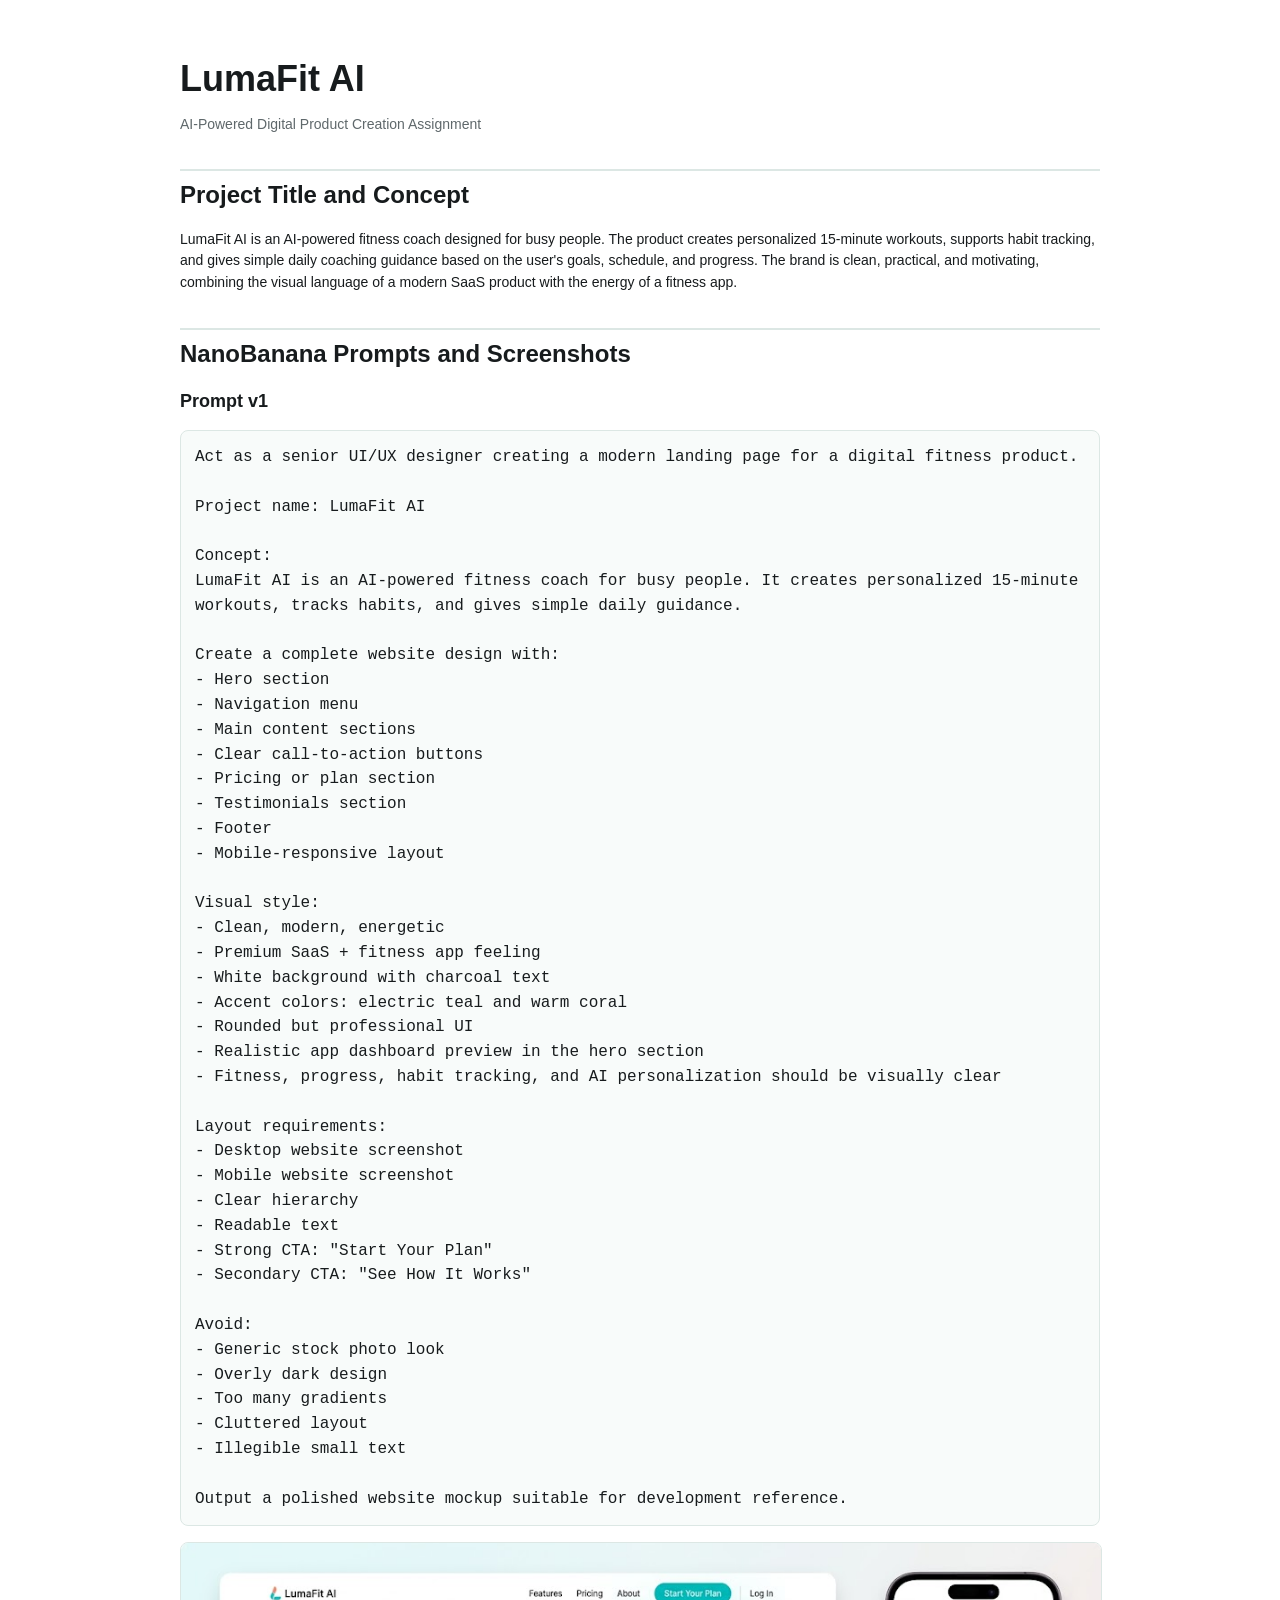
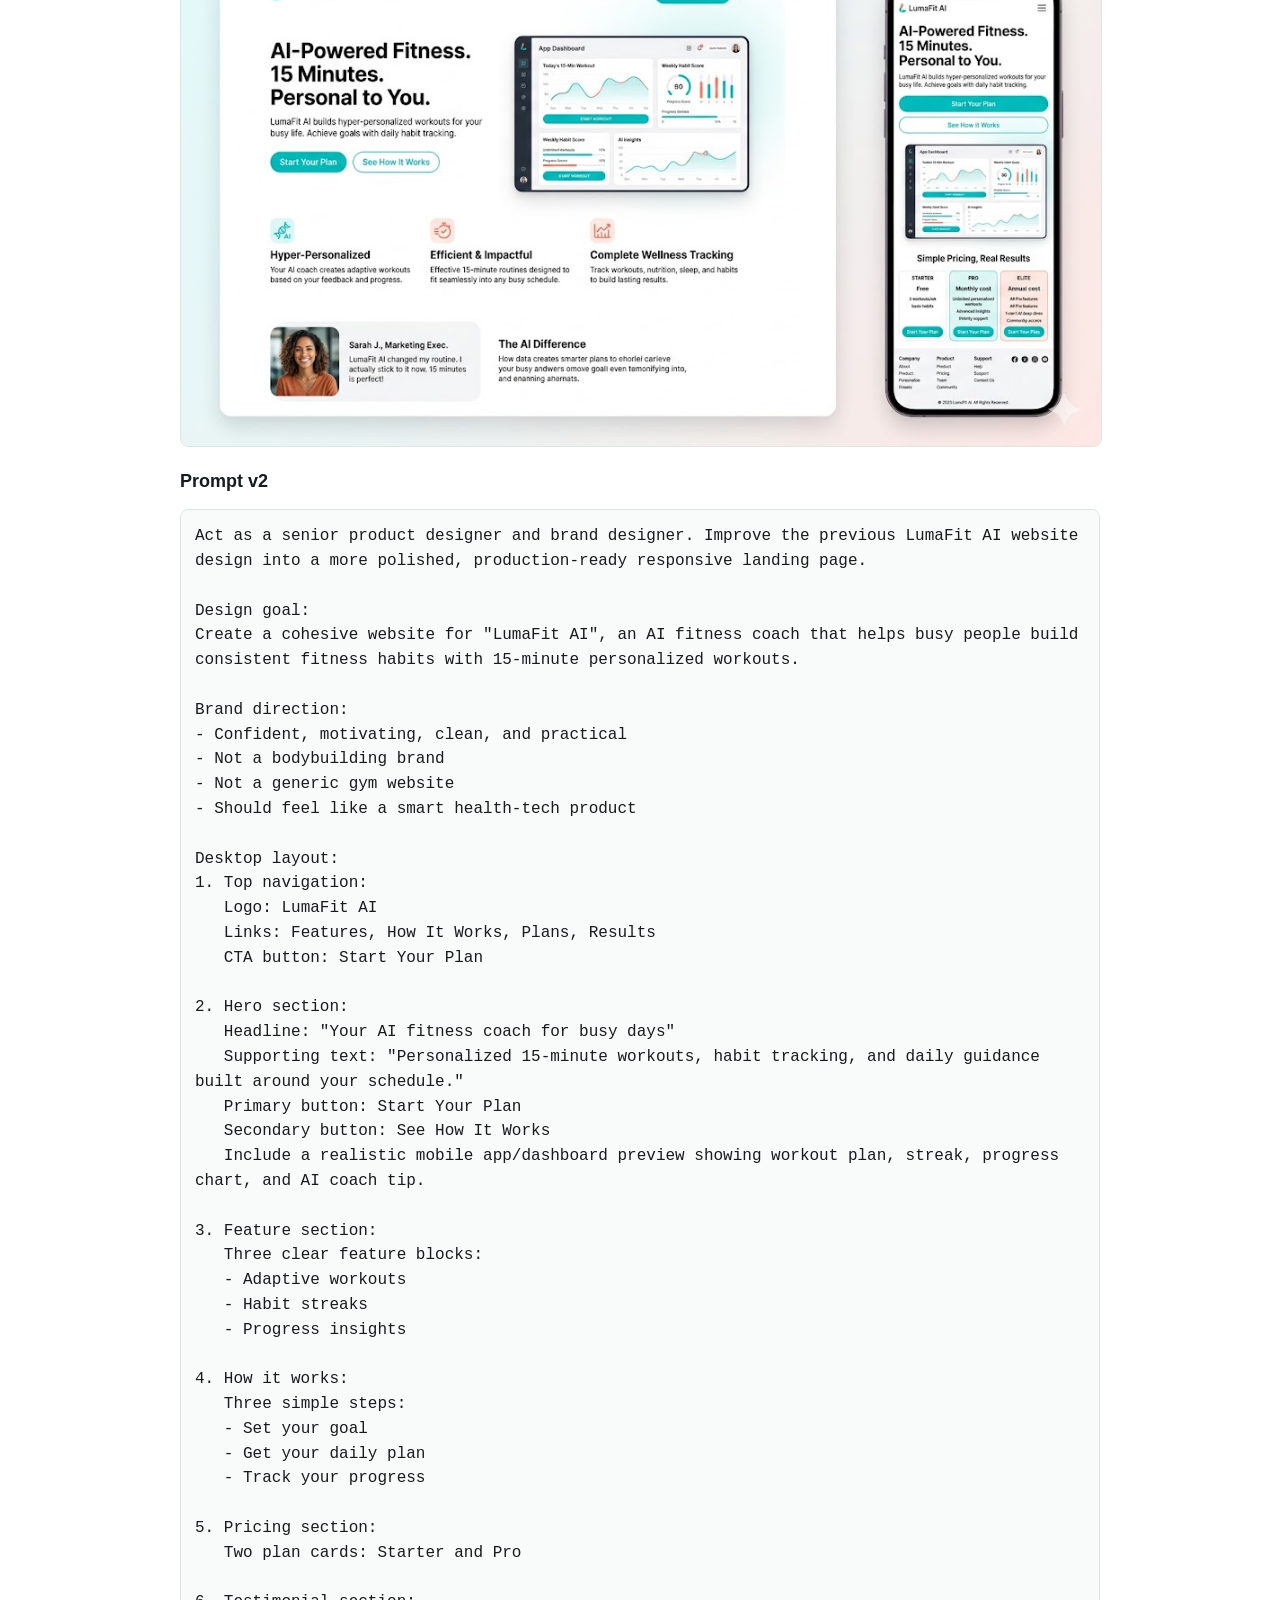
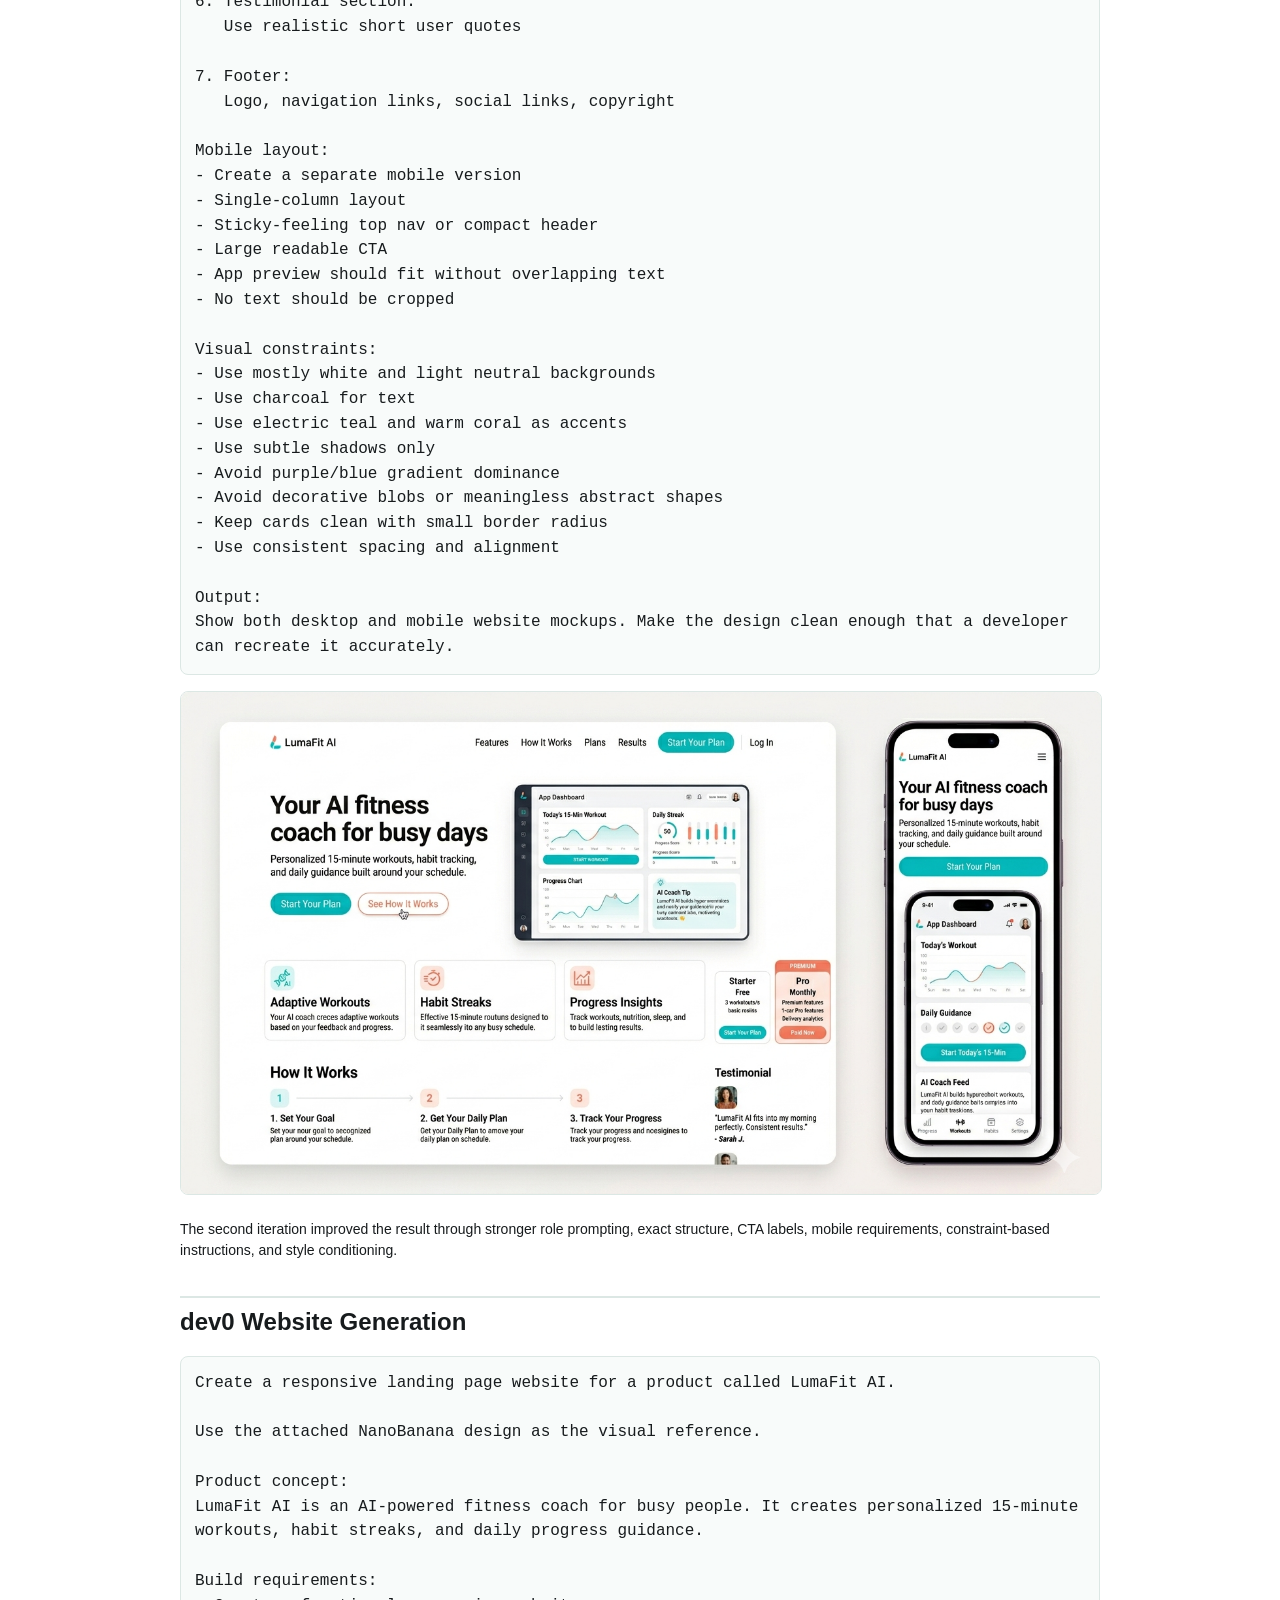
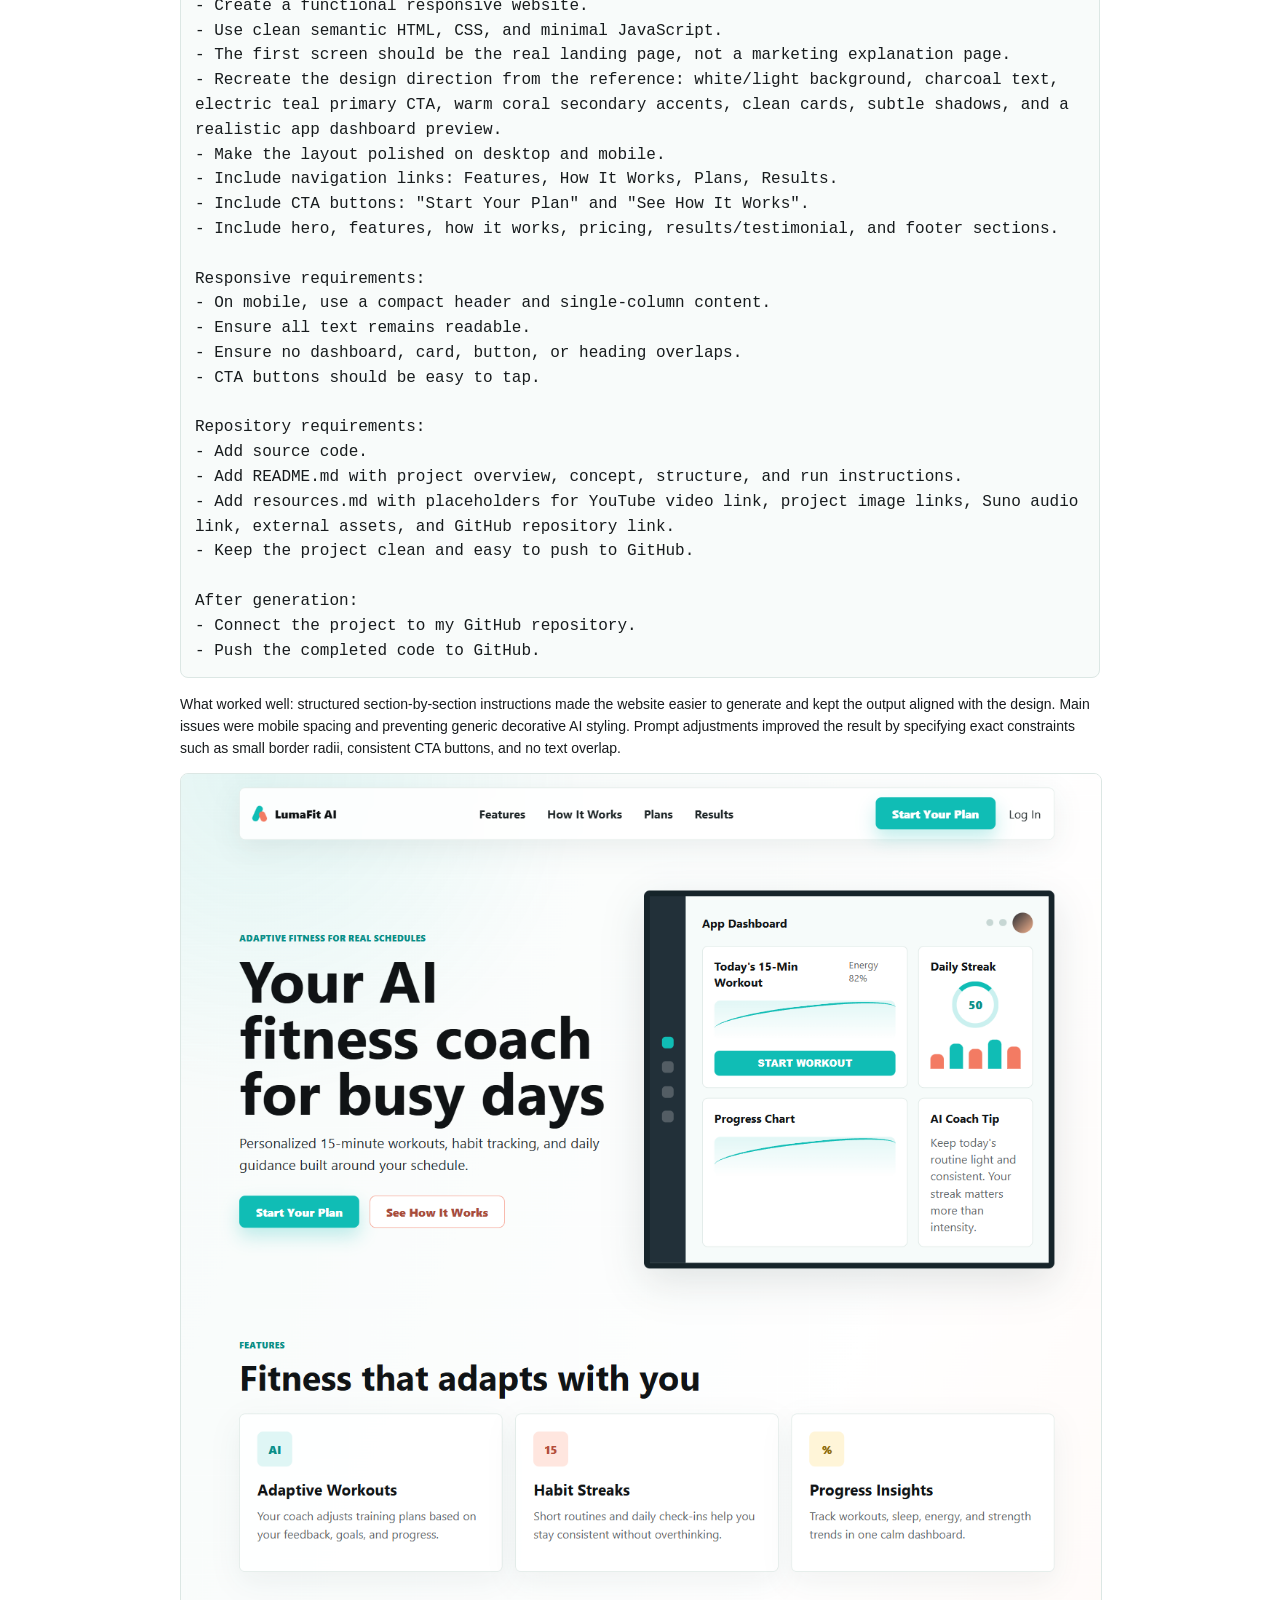
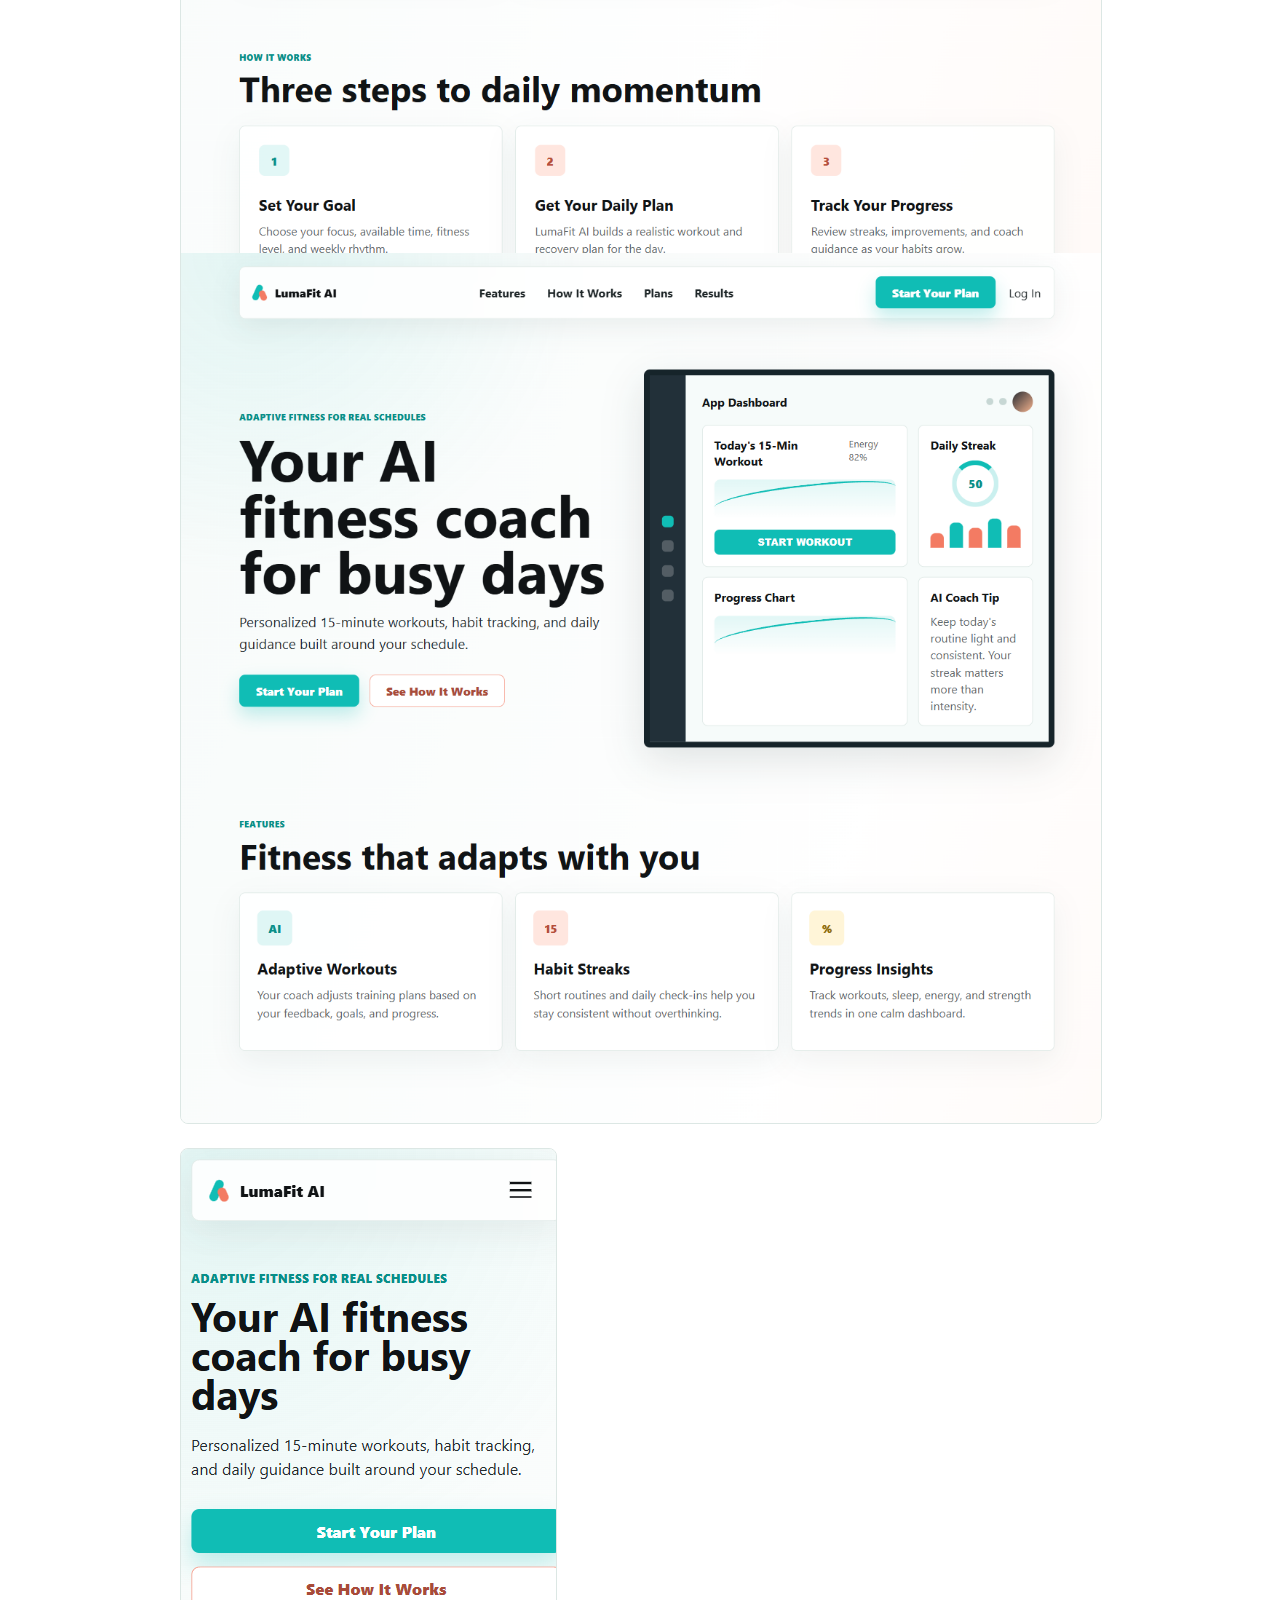
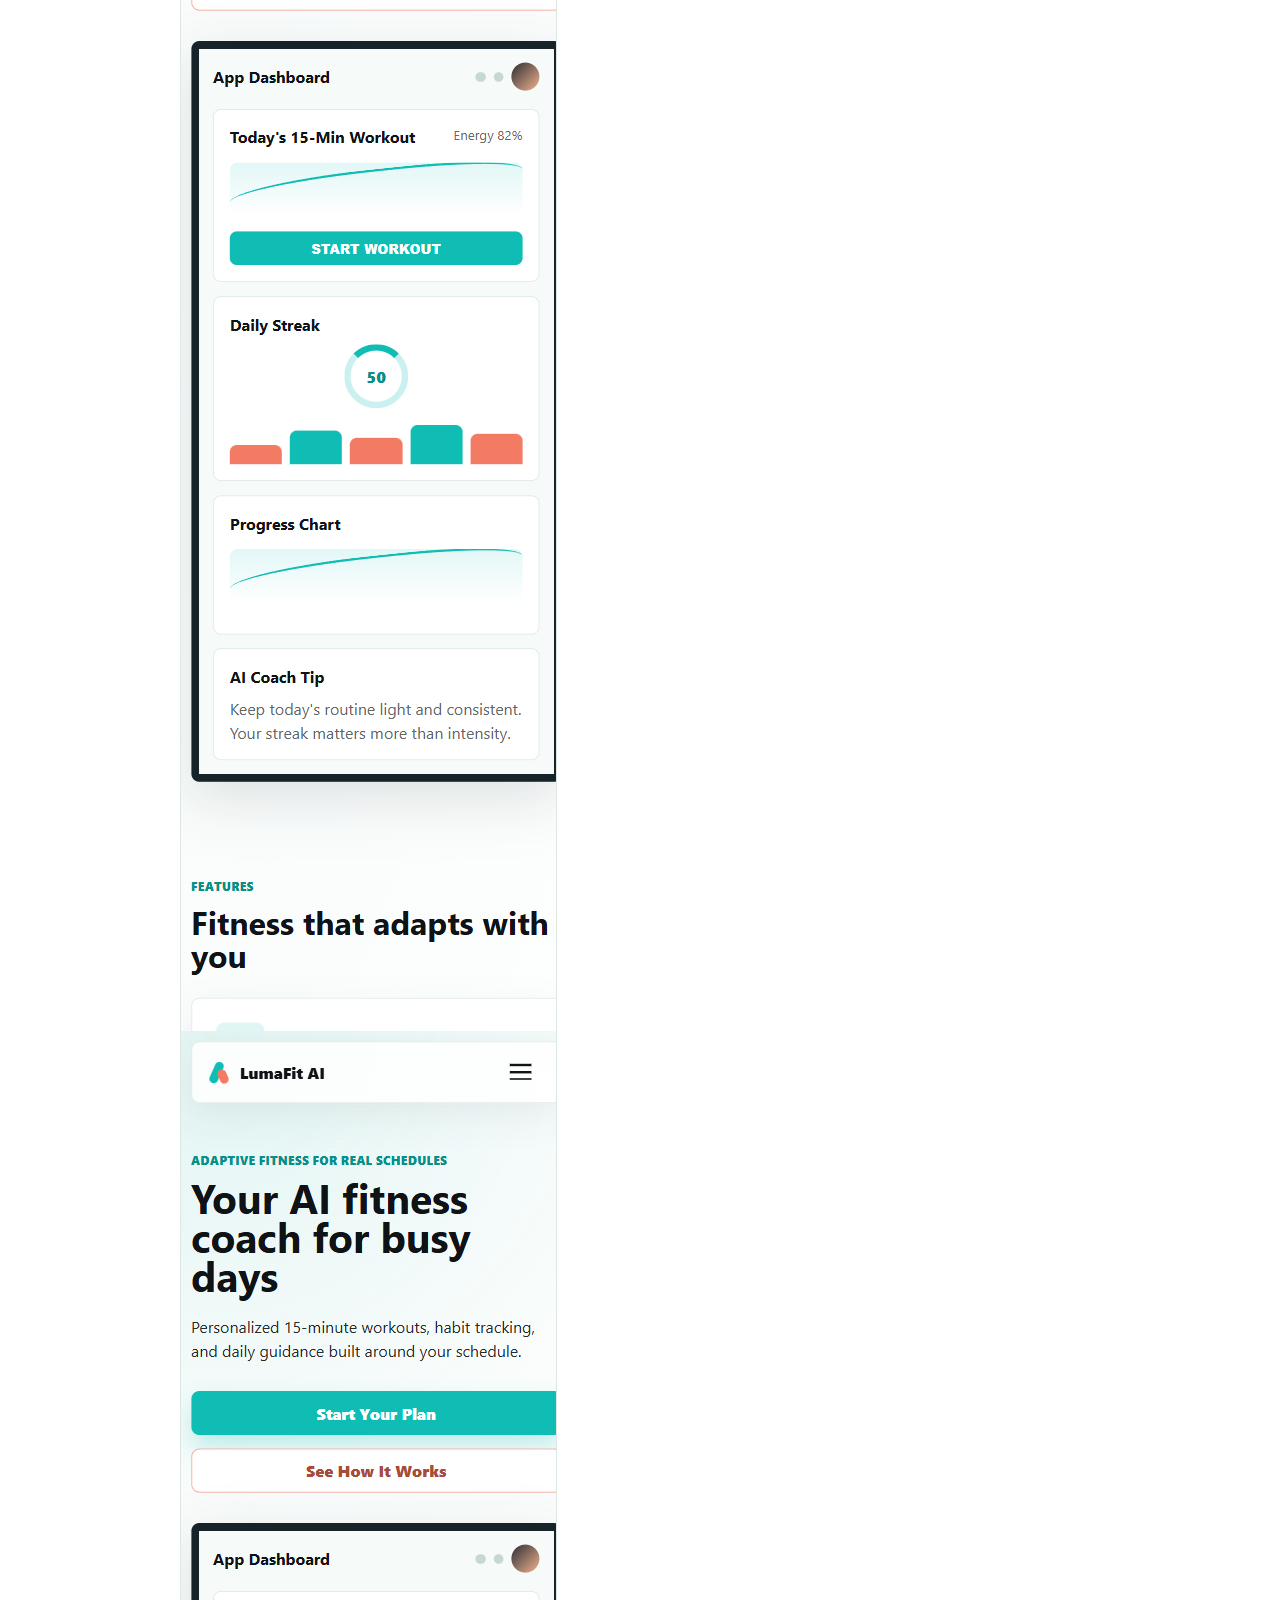
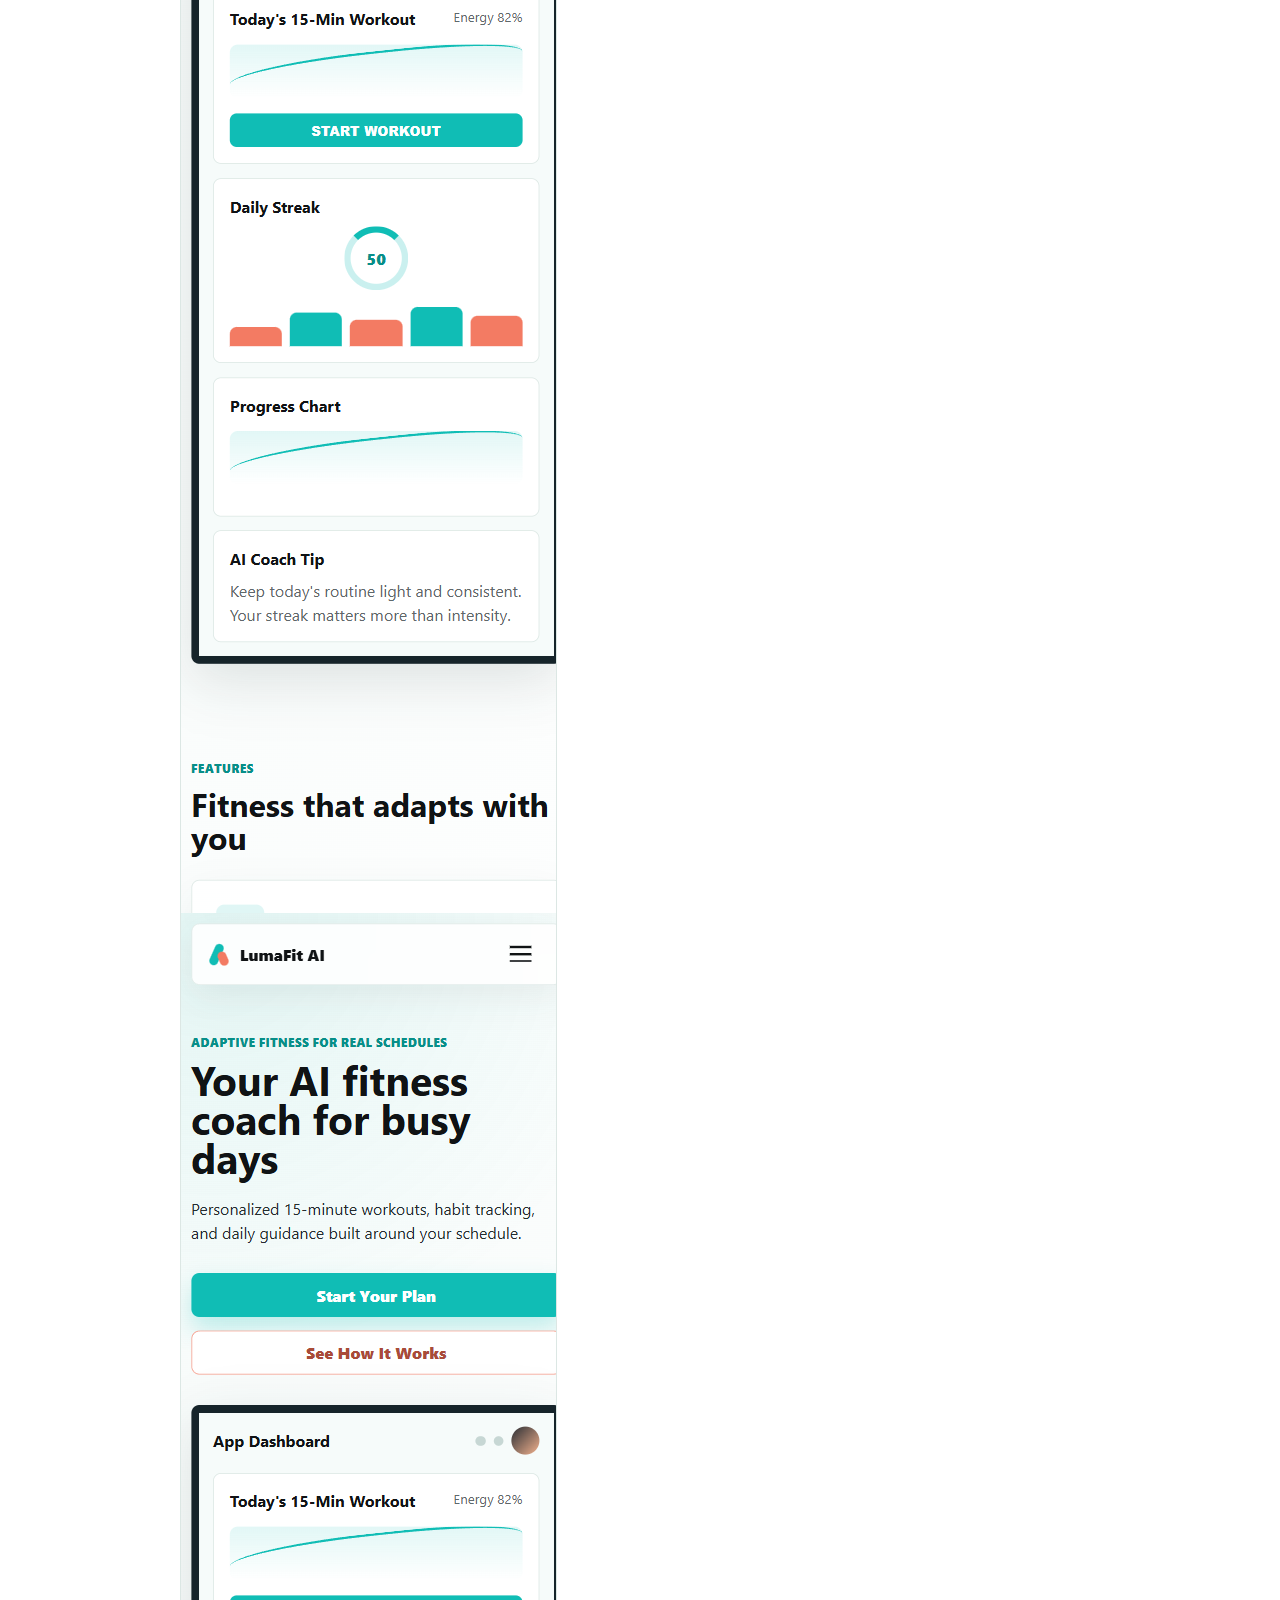
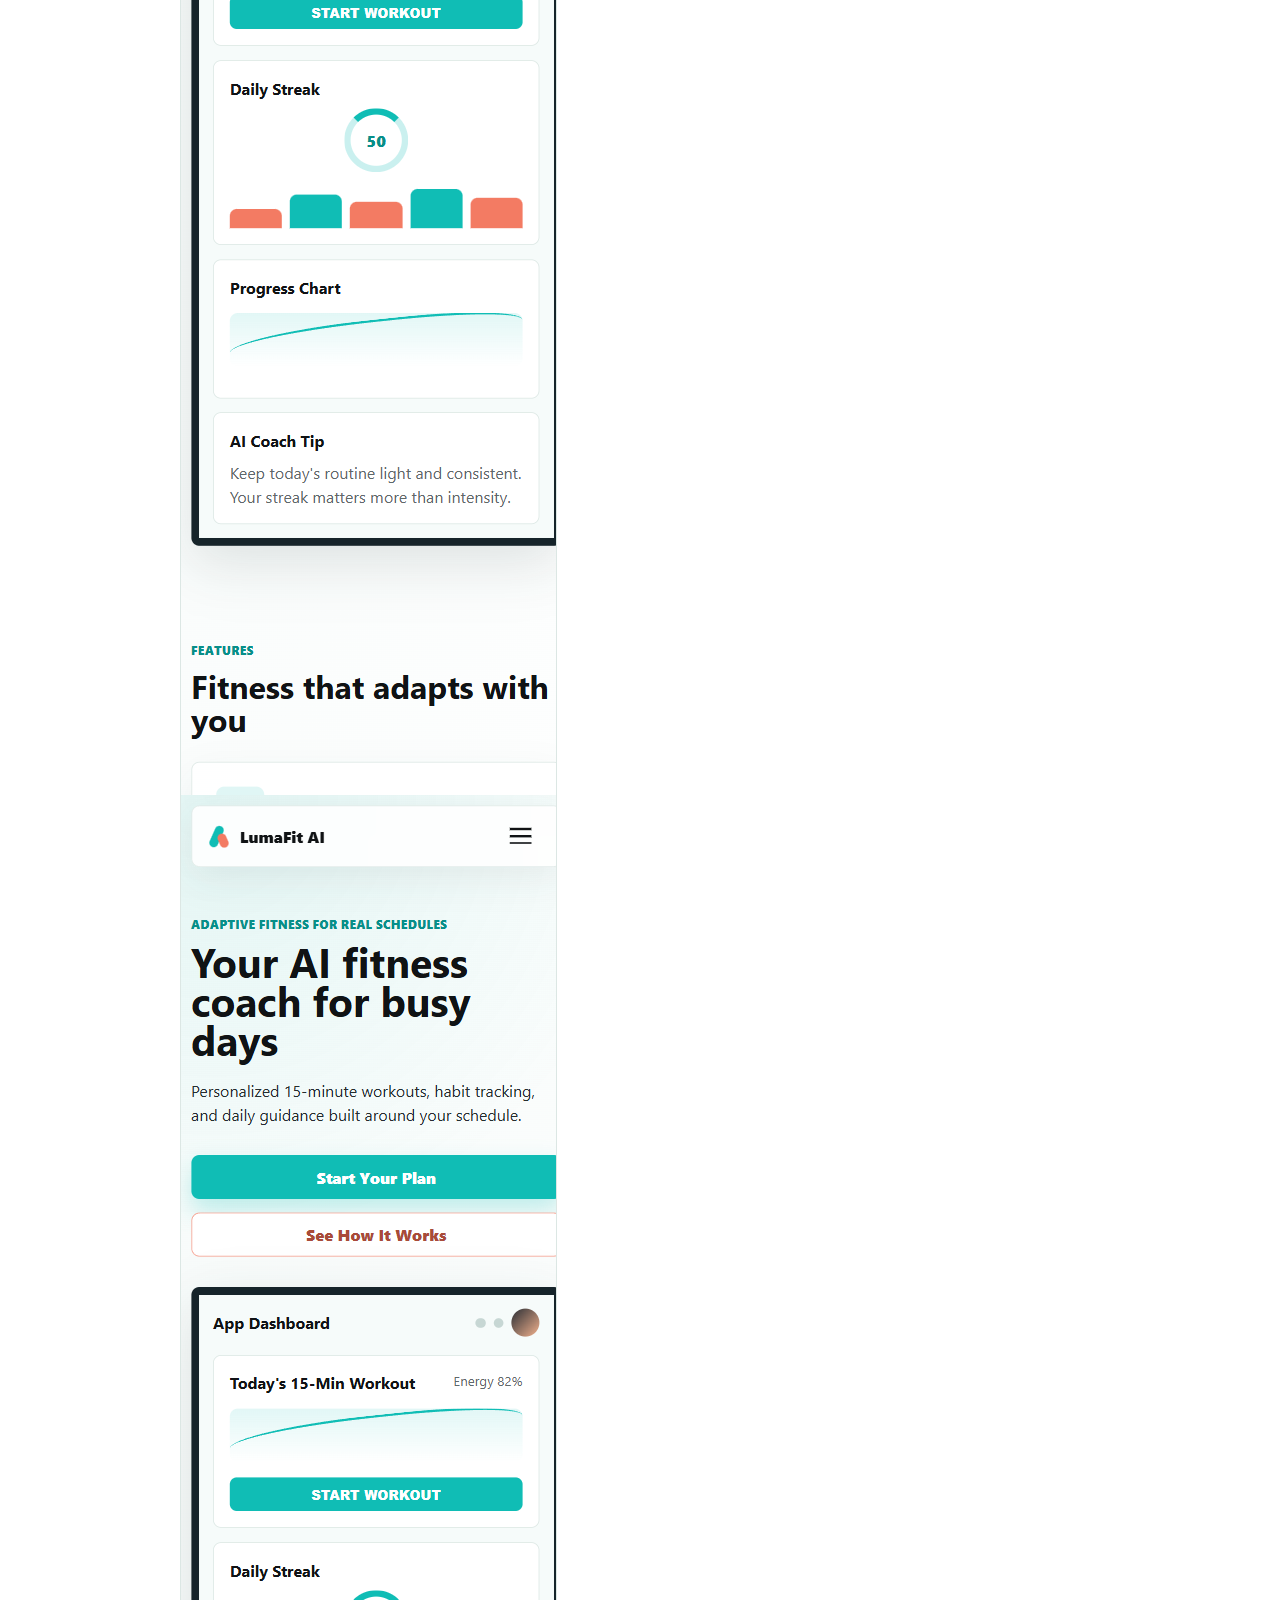
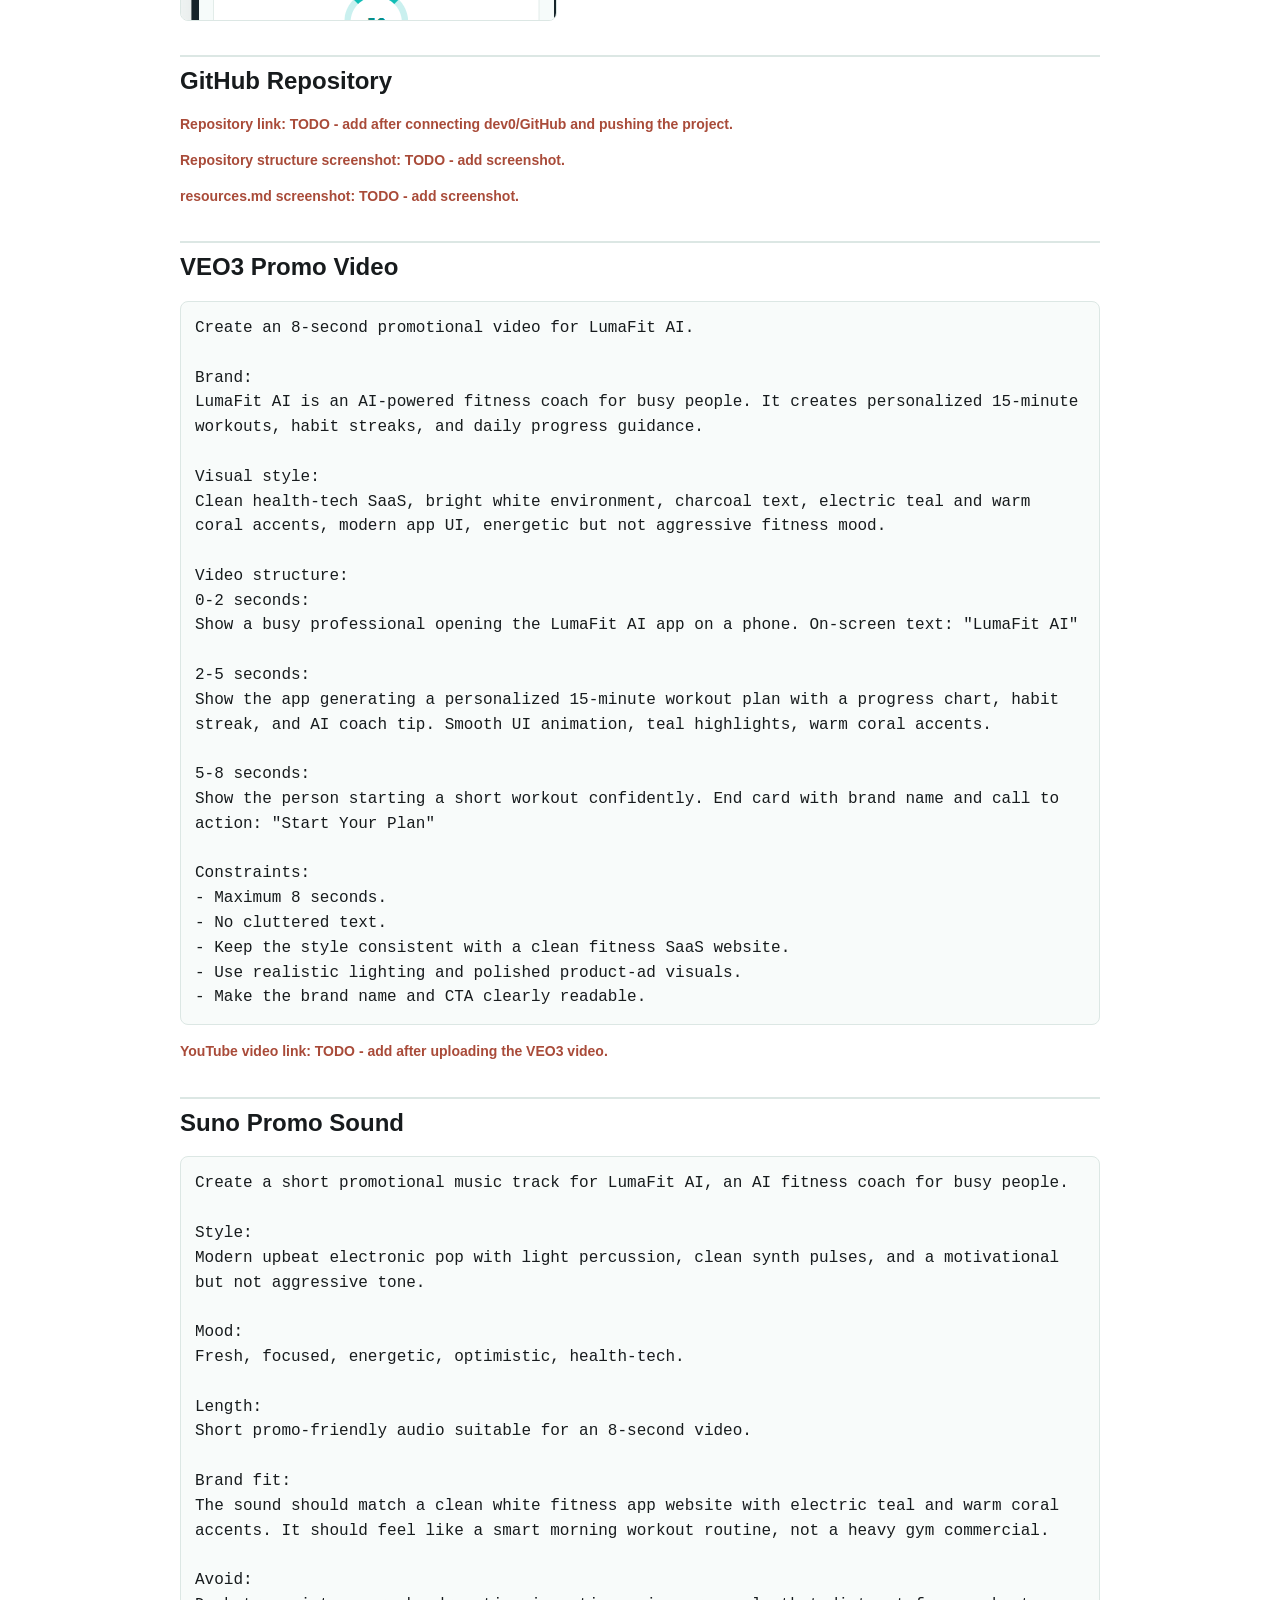
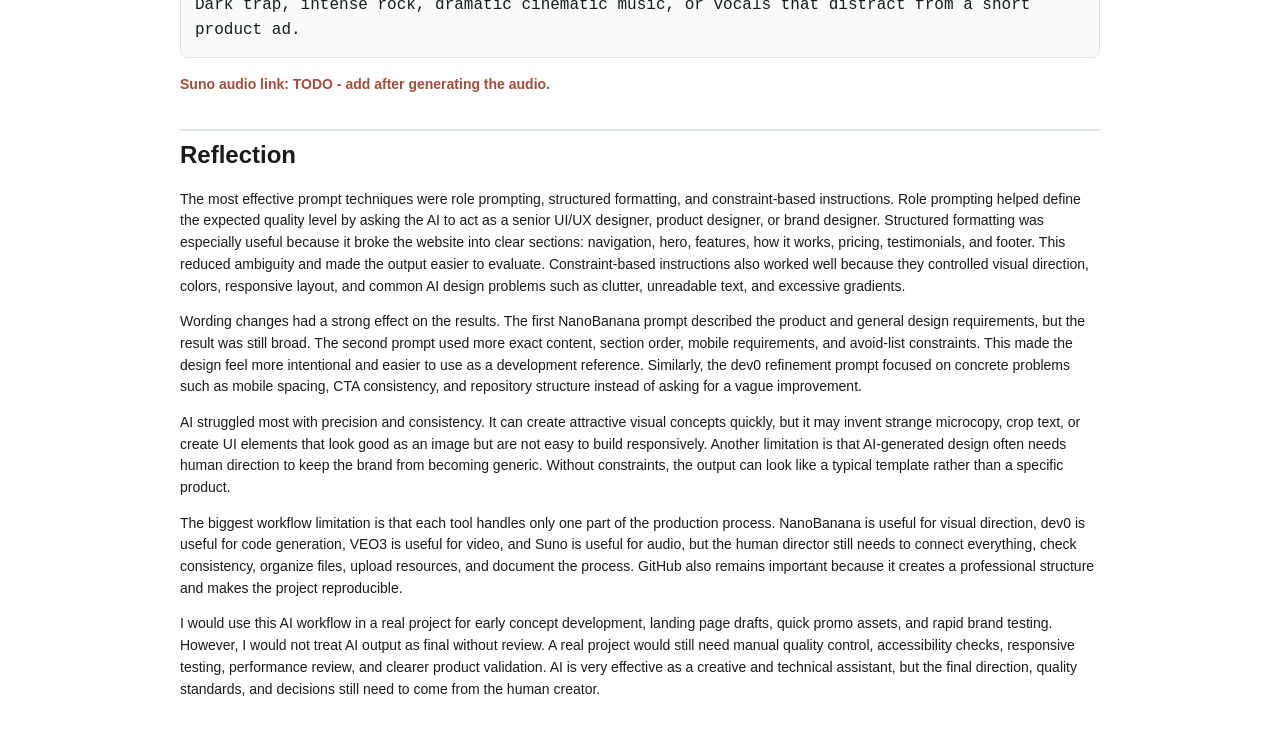
<file: docs/final-submission.html>
<!doctype html>
<html lang="en">
  <head>
    <meta charset="utf-8">
    <title>LumaFit AI - AI Product Creation Submission</title>
    <style>
      body {
        margin: 0;
        color: #171b1d;
        font-family: Arial, Helvetica, sans-serif;
        line-height: 1.55;
      }

      main {
        max-width: 920px;
        margin: 0 auto;
        padding: 34px;
      }

      h1,
      h2,
      h3 {
        line-height: 1.15;
      }

      h1 {
        margin-bottom: 10px;
        font-size: 36px;
      }

      h2 {
        margin-top: 34px;
        padding-top: 10px;
        border-top: 2px solid #dce7e4;
        font-size: 24px;
      }

      h3 {
        margin-top: 24px;
        font-size: 18px;
      }

      p,
      li {
        font-size: 14px;
      }

      code,
      pre {
        font-family: Consolas, monospace;
      }

      pre {
        padding: 14px;
        border: 1px solid #dce7e4;
        border-radius: 8px;
        background: #f8fbfa;
        white-space: pre-wrap;
      }

      img {
        display: block;
        max-width: 100%;
        margin: 14px 0 24px;
        border: 1px solid #dce7e4;
        border-radius: 8px;
      }

      .meta {
        color: #5f686b;
      }

      .todo {
        color: #a94b39;
        font-weight: 700;
      }

      @media print {
        main {
          padding: 20px;
        }

        h2 {
          page-break-after: avoid;
        }

        img,
        pre {
          page-break-inside: avoid;
        }
      }
    </style>
  </head>
  <body>
    <main>
      <h1>LumaFit AI</h1>
      <p class="meta">AI-Powered Digital Product Creation Assignment</p>

      <h2>Project Title and Concept</h2>
      <p>
        LumaFit AI is an AI-powered fitness coach designed for busy people. The
        product creates personalized 15-minute workouts, supports habit tracking,
        and gives simple daily coaching guidance based on the user's goals,
        schedule, and progress. The brand is clean, practical, and motivating,
        combining the visual language of a modern SaaS product with the energy of a
        fitness app.
      </p>

      <h2>NanoBanana Prompts and Screenshots</h2>
      <h3>Prompt v1</h3>
      <pre>Act as a senior UI/UX designer creating a modern landing page for a digital fitness product.

Project name: LumaFit AI

Concept:
LumaFit AI is an AI-powered fitness coach for busy people. It creates personalized 15-minute workouts, tracks habits, and gives simple daily guidance.

Create a complete website design with:
- Hero section
- Navigation menu
- Main content sections
- Clear call-to-action buttons
- Pricing or plan section
- Testimonials section
- Footer
- Mobile-responsive layout

Visual style:
- Clean, modern, energetic
- Premium SaaS + fitness app feeling
- White background with charcoal text
- Accent colors: electric teal and warm coral
- Rounded but professional UI
- Realistic app dashboard preview in the hero section
- Fitness, progress, habit tracking, and AI personalization should be visually clear

Layout requirements:
- Desktop website screenshot
- Mobile website screenshot
- Clear hierarchy
- Readable text
- Strong CTA: "Start Your Plan"
- Secondary CTA: "See How It Works"

Avoid:
- Generic stock photo look
- Overly dark design
- Too many gradients
- Cluttered layout
- Illegible small text

Output a polished website mockup suitable for development reference.</pre>

      <img src="../assets/nanobanana-iteration-1.jpg" alt="NanoBanana iteration 1">

      <h3>Prompt v2</h3>
      <pre>Act as a senior product designer and brand designer. Improve the previous LumaFit AI website design into a more polished, production-ready responsive landing page.

Design goal:
Create a cohesive website for "LumaFit AI", an AI fitness coach that helps busy people build consistent fitness habits with 15-minute personalized workouts.

Brand direction:
- Confident, motivating, clean, and practical
- Not a bodybuilding brand
- Not a generic gym website
- Should feel like a smart health-tech product

Desktop layout:
1. Top navigation:
   Logo: LumaFit AI
   Links: Features, How It Works, Plans, Results
   CTA button: Start Your Plan

2. Hero section:
   Headline: "Your AI fitness coach for busy days"
   Supporting text: "Personalized 15-minute workouts, habit tracking, and daily guidance built around your schedule."
   Primary button: Start Your Plan
   Secondary button: See How It Works
   Include a realistic mobile app/dashboard preview showing workout plan, streak, progress chart, and AI coach tip.

3. Feature section:
   Three clear feature blocks:
   - Adaptive workouts
   - Habit streaks
   - Progress insights

4. How it works:
   Three simple steps:
   - Set your goal
   - Get your daily plan
   - Track your progress

5. Pricing section:
   Two plan cards: Starter and Pro

6. Testimonial section:
   Use realistic short user quotes

7. Footer:
   Logo, navigation links, social links, copyright

Mobile layout:
- Create a separate mobile version
- Single-column layout
- Sticky-feeling top nav or compact header
- Large readable CTA
- App preview should fit without overlapping text
- No text should be cropped

Visual constraints:
- Use mostly white and light neutral backgrounds
- Use charcoal for text
- Use electric teal and warm coral as accents
- Use subtle shadows only
- Avoid purple/blue gradient dominance
- Avoid decorative blobs or meaningless abstract shapes
- Keep cards clean with small border radius
- Use consistent spacing and alignment

Output:
Show both desktop and mobile website mockups. Make the design clean enough that a developer can recreate it accurately.</pre>

      <img src="../assets/nanobanana-iteration-2.png" alt="NanoBanana iteration 2">

      <p>
        The second iteration improved the result through stronger role prompting,
        exact structure, CTA labels, mobile requirements, constraint-based
        instructions, and style conditioning.
      </p>

      <h2>dev0 Website Generation</h2>
      <pre>Create a responsive landing page website for a product called LumaFit AI.

Use the attached NanoBanana design as the visual reference.

Product concept:
LumaFit AI is an AI-powered fitness coach for busy people. It creates personalized 15-minute workouts, habit streaks, and daily progress guidance.

Build requirements:
- Create a functional responsive website.
- Use clean semantic HTML, CSS, and minimal JavaScript.
- The first screen should be the real landing page, not a marketing explanation page.
- Recreate the design direction from the reference: white/light background, charcoal text, electric teal primary CTA, warm coral secondary accents, clean cards, subtle shadows, and a realistic app dashboard preview.
- Make the layout polished on desktop and mobile.
- Include navigation links: Features, How It Works, Plans, Results.
- Include CTA buttons: "Start Your Plan" and "See How It Works".
- Include hero, features, how it works, pricing, results/testimonial, and footer sections.

Responsive requirements:
- On mobile, use a compact header and single-column content.
- Ensure all text remains readable.
- Ensure no dashboard, card, button, or heading overlaps.
- CTA buttons should be easy to tap.

Repository requirements:
- Add source code.
- Add README.md with project overview, concept, structure, and run instructions.
- Add resources.md with placeholders for YouTube video link, project image links, Suno audio link, external assets, and GitHub repository link.
- Keep the project clean and easy to push to GitHub.

After generation:
- Connect the project to my GitHub repository.
- Push the completed code to GitHub.</pre>

      <p>
        What worked well: structured section-by-section instructions made the
        website easier to generate and kept the output aligned with the design.
        Main issues were mobile spacing and preventing generic decorative AI
        styling. Prompt adjustments improved the result by specifying exact
        constraints such as small border radii, consistent CTA buttons, and no text
        overlap.
      </p>

      <img src="../assets/running-website-desktop.png" alt="Running website desktop screenshot">
      <img src="../assets/running-website-mobile.png" alt="Running website mobile screenshot">

      <h2>GitHub Repository</h2>
      <p class="todo">Repository link: TODO - add after connecting dev0/GitHub and pushing the project.</p>
      <p class="todo">Repository structure screenshot: TODO - add screenshot.</p>
      <p class="todo">resources.md screenshot: TODO - add screenshot.</p>

      <h2>VEO3 Promo Video</h2>
      <pre>Create an 8-second promotional video for LumaFit AI.

Brand:
LumaFit AI is an AI-powered fitness coach for busy people. It creates personalized 15-minute workouts, habit streaks, and daily progress guidance.

Visual style:
Clean health-tech SaaS, bright white environment, charcoal text, electric teal and warm coral accents, modern app UI, energetic but not aggressive fitness mood.

Video structure:
0-2 seconds:
Show a busy professional opening the LumaFit AI app on a phone. On-screen text: "LumaFit AI"

2-5 seconds:
Show the app generating a personalized 15-minute workout plan with a progress chart, habit streak, and AI coach tip. Smooth UI animation, teal highlights, warm coral accents.

5-8 seconds:
Show the person starting a short workout confidently. End card with brand name and call to action: "Start Your Plan"

Constraints:
- Maximum 8 seconds.
- No cluttered text.
- Keep the style consistent with a clean fitness SaaS website.
- Use realistic lighting and polished product-ad visuals.
- Make the brand name and CTA clearly readable.</pre>
      <p class="todo">YouTube video link: TODO - add after uploading the VEO3 video.</p>

      <h2>Suno Promo Sound</h2>
      <pre>Create a short promotional music track for LumaFit AI, an AI fitness coach for busy people.

Style:
Modern upbeat electronic pop with light percussion, clean synth pulses, and a motivational but not aggressive tone.

Mood:
Fresh, focused, energetic, optimistic, health-tech.

Length:
Short promo-friendly audio suitable for an 8-second video.

Brand fit:
The sound should match a clean white fitness app website with electric teal and warm coral accents. It should feel like a smart morning workout routine, not a heavy gym commercial.

Avoid:
Dark trap, intense rock, dramatic cinematic music, or vocals that distract from a short product ad.</pre>
      <p class="todo">Suno audio link: TODO - add after generating the audio.</p>

      <h2>Reflection</h2>
      <p>
        The most effective prompt techniques were role prompting, structured
        formatting, and constraint-based instructions. Role prompting helped define
        the expected quality level by asking the AI to act as a senior UI/UX
        designer, product designer, or brand designer. Structured formatting was
        especially useful because it broke the website into clear sections:
        navigation, hero, features, how it works, pricing, testimonials, and footer.
        This reduced ambiguity and made the output easier to evaluate.
        Constraint-based instructions also worked well because they controlled
        visual direction, colors, responsive layout, and common AI design problems
        such as clutter, unreadable text, and excessive gradients.
      </p>
      <p>
        Wording changes had a strong effect on the results. The first NanoBanana
        prompt described the product and general design requirements, but the
        result was still broad. The second prompt used more exact content, section
        order, mobile requirements, and avoid-list constraints. This made the design
        feel more intentional and easier to use as a development reference.
        Similarly, the dev0 refinement prompt focused on concrete problems such as
        mobile spacing, CTA consistency, and repository structure instead of asking
        for a vague improvement.
      </p>
      <p>
        AI struggled most with precision and consistency. It can create attractive
        visual concepts quickly, but it may invent strange microcopy, crop text, or
        create UI elements that look good as an image but are not easy to build
        responsively. Another limitation is that AI-generated design often needs
        human direction to keep the brand from becoming generic. Without
        constraints, the output can look like a typical template rather than a
        specific product.
      </p>
      <p>
        The biggest workflow limitation is that each tool handles only one part of
        the production process. NanoBanana is useful for visual direction, dev0 is
        useful for code generation, VEO3 is useful for video, and Suno is useful for
        audio, but the human director still needs to connect everything, check
        consistency, organize files, upload resources, and document the process.
        GitHub also remains important because it creates a professional structure
        and makes the project reproducible.
      </p>
      <p>
        I would use this AI workflow in a real project for early concept
        development, landing page drafts, quick promo assets, and rapid brand
        testing. However, I would not treat AI output as final without review. A
        real project would still need manual quality control, accessibility checks,
        responsive testing, performance review, and clearer product validation. AI
        is very effective as a creative and technical assistant, but the final
        direction, quality standards, and decisions still need to come from the
        human creator.
      </p>
    </main>
  </body>
</html>
</file>
<file: styles.css>
:root {
  --bg: #f8fbfa;
  --surface: #ffffff;
  --ink: #101315;
  --muted: #5f686b;
  --line: #dce7e4;
  --teal: #10bdb5;
  --teal-dark: #078f89;
  --coral: #f37b63;
  --coral-soft: #ffe6df;
  --gold: #f0c14b;
  --shadow: 0 18px 55px rgba(14, 42, 42, 0.12);
  font-family: Inter, ui-sans-serif, system-ui, -apple-system, BlinkMacSystemFont, "Segoe UI", sans-serif;
}

* {
  box-sizing: border-box;
}

html {
  scroll-behavior: smooth;
}

body {
  margin: 0;
  background:
    radial-gradient(circle at 8% 0%, rgba(16, 189, 181, 0.09), transparent 28rem),
    linear-gradient(110deg, #f7fbfa 0%, #ffffff 54%, #fff7f3 100%);
  color: var(--ink);
}

a {
  color: inherit;
  text-decoration: none;
}

.site-header {
  position: sticky;
  top: 18px;
  z-index: 20;
  display: grid;
  grid-template-columns: auto 1fr auto;
  align-items: center;
  width: min(1120px, calc(100% - 32px));
  min-height: 72px;
  margin: 18px auto 0;
  padding: 0 18px;
  border: 1px solid rgba(220, 231, 228, 0.8);
  border-radius: 8px;
  background: rgba(255, 255, 255, 0.88);
  box-shadow: 0 10px 38px rgba(28, 51, 54, 0.08);
  backdrop-filter: blur(18px);
}

.brand,
.site-nav,
.header-actions,
.hero-actions,
.dashboard-top,
.avatar-row,
.feature-grid,
.plans,
.site-footer nav {
  display: flex;
  align-items: center;
}

.brand {
  gap: 10px;
  font-weight: 800;
  white-space: nowrap;
}

.brand-mark {
  position: relative;
  width: 20px;
  height: 24px;
}

.brand-mark::before,
.brand-mark::after {
  position: absolute;
  bottom: 1px;
  content: "";
  width: 9px;
  border-radius: 12px;
}

.brand-mark::before {
  left: 2px;
  height: 22px;
  background: var(--teal);
  transform: rotate(24deg);
}

.brand-mark::after {
  right: 2px;
  height: 14px;
  background: var(--coral);
  transform: rotate(-24deg);
}

.site-nav {
  justify-content: center;
  gap: 30px;
  font-weight: 650;
}

.site-nav a,
.login-link,
.site-footer a {
  color: #1d2527;
}

.site-nav a:hover,
.login-link:hover,
.site-footer a:hover {
  color: var(--teal-dark);
}

.header-actions {
  justify-content: flex-end;
  gap: 18px;
}

.button {
  display: inline-flex;
  align-items: center;
  justify-content: center;
  min-height: 44px;
  padding: 0 22px;
  border: 1px solid transparent;
  border-radius: 8px;
  font-weight: 800;
  transition: transform 160ms ease, box-shadow 160ms ease, border-color 160ms ease;
}

.button:hover {
  transform: translateY(-1px);
}

.button-primary {
  background: var(--teal);
  color: #ffffff;
  box-shadow: 0 12px 24px rgba(16, 189, 181, 0.26);
}

.button-primary:hover {
  background: var(--teal-dark);
}

.button-secondary {
  border-color: rgba(243, 123, 99, 0.68);
  background: #ffffff;
  color: #a94b39;
}

.nav-toggle {
  display: none;
  width: 44px;
  height: 44px;
  padding: 0;
  border: 0;
  background: transparent;
}

.nav-toggle span {
  display: block;
  width: 22px;
  height: 2px;
  margin: 5px auto;
  background: var(--ink);
}

main {
  width: min(1120px, calc(100% - 32px));
  margin: 0 auto;
}

.hero {
  display: grid;
  grid-template-columns: minmax(0, 0.9fr) minmax(480px, 1fr);
  gap: 48px;
  align-items: center;
  min-height: calc(100vh - 110px);
  padding: 70px 0 42px;
}

.eyebrow {
  margin: 0 0 10px;
  color: var(--teal-dark);
  font-size: 0.78rem;
  font-weight: 900;
  text-transform: uppercase;
}

h1,
h2,
h3,
p {
  margin-top: 0;
}

h1 {
  max-width: 560px;
  margin-bottom: 18px;
  font-size: clamp(3rem, 7vw, 5rem);
  line-height: 0.96;
}

h2 {
  margin-bottom: 0;
  font-size: clamp(2rem, 4vw, 3rem);
  line-height: 1.05;
}

h3 {
  margin-bottom: 10px;
  font-size: 1.32rem;
  line-height: 1.15;
}

.hero-text {
  max-width: 520px;
  color: #252d30;
  font-size: 1.2rem;
  line-height: 1.55;
}

.hero-actions {
  flex-wrap: wrap;
  gap: 14px;
  margin-top: 28px;
}

.dashboard-shell {
  display: grid;
  grid-template-columns: 50px 1fr;
  min-height: 356px;
  border: 8px solid #16242a;
  border-radius: 8px;
  overflow: hidden;
  background: #eaf4f2;
  box-shadow: var(--shadow);
}

.dashboard-sidebar {
  display: grid;
  place-items: center;
  align-content: center;
  gap: 18px;
  background: #223039;
}

.dashboard-sidebar span {
  width: 16px;
  height: 16px;
  border-radius: 5px;
  background: rgba(255, 255, 255, 0.22);
}

.dashboard-sidebar span:first-child {
  background: var(--teal);
}

.dashboard-main {
  padding: 22px;
  background: #f6fbfa;
}

.dashboard-top {
  justify-content: space-between;
  margin-bottom: 18px;
}

.avatar-row {
  gap: 8px;
}

.avatar-row span {
  width: 10px;
  height: 10px;
  border-radius: 50%;
  background: #c7d7d4;
}

.avatar-row .avatar {
  width: 28px;
  height: 28px;
  background: linear-gradient(135deg, #2a2e34, #f3b28e);
}

.dashboard-grid {
  display: grid;
  grid-template-columns: 1.35fr 0.75fr;
  gap: 14px;
}

.panel {
  min-height: 118px;
  padding: 16px;
  border: 1px solid var(--line);
  border-radius: 8px;
  background: #ffffff;
}

.panel-header {
  display: flex;
  justify-content: space-between;
  gap: 12px;
}

.panel small,
.coach-panel p {
  color: var(--muted);
}

.chart-line,
.mini-chart {
  position: relative;
  height: 54px;
  margin: 15px 0;
  border-radius: 8px;
  background: linear-gradient(180deg, rgba(16, 189, 181, 0.12), transparent);
  overflow: hidden;
}

.chart-line span,
.mini-chart span {
  position: absolute;
  left: 0;
  right: 0;
  bottom: 11px;
  height: 36px;
  border: solid var(--teal);
  border-width: 3px 0 0;
  border-radius: 50% 44% 0 0;
  transform: skewY(-6deg);
}

.panel button {
  width: 100%;
  min-height: 34px;
  border: 0;
  border-radius: 7px;
  background: var(--teal);
  color: #ffffff;
  font-weight: 800;
  text-transform: uppercase;
}

.streak-score {
  display: grid;
  place-items: center;
  width: 64px;
  height: 64px;
  margin: 10px auto;
  border: 7px solid rgba(16, 189, 181, 0.22);
  border-top-color: var(--teal);
  border-radius: 50%;
  color: var(--teal-dark);
  font-weight: 900;
}

.bars {
  display: grid;
  grid-template-columns: repeat(5, 1fr);
  align-items: end;
  height: 46px;
  gap: 8px;
}

.bars span {
  border-radius: 7px 7px 0 0;
  background: var(--coral);
}

.bars span:nth-child(1) { height: 42%; }
.bars span:nth-child(2) { height: 74%; background: var(--teal); }
.bars span:nth-child(3) { height: 58%; }
.bars span:nth-child(4) { height: 86%; background: var(--teal); }
.bars span:nth-child(5) { height: 66%; }

.progress-panel {
  grid-column: span 1;
}

.coach-panel p {
  margin: 10px 0 0;
  line-height: 1.45;
}

section:not(.hero) {
  padding: 54px 0;
}

.section-heading {
  max-width: 740px;
  margin-bottom: 26px;
}

.feature-grid {
  align-items: stretch;
  gap: 18px;
}

.feature-card,
.plan-card,
.metric-card,
.testimonial-card,
.steps article {
  border: 1px solid var(--line);
  border-radius: 8px;
  background: rgba(255, 255, 255, 0.88);
  box-shadow: 0 14px 40px rgba(19, 43, 46, 0.06);
}

.feature-card {
  flex: 1;
  padding: 24px;
}

.icon-badge {
  display: grid;
  place-items: center;
  width: 48px;
  height: 48px;
  margin-bottom: 20px;
  border-radius: 8px;
  background: rgba(16, 189, 181, 0.13);
  color: var(--teal-dark);
  font-weight: 900;
}

.icon-badge.coral {
  background: var(--coral-soft);
  color: #b64d39;
}

.icon-badge.gold {
  background: #fff5d8;
  color: #8e6a08;
}

.feature-card p,
.steps p,
.plan-note,
.metric-card span {
  color: var(--muted);
  line-height: 1.55;
}

.steps {
  display: grid;
  grid-template-columns: repeat(3, 1fr);
  gap: 18px;
}

.steps article {
  position: relative;
  padding: 26px;
}

.steps span {
  display: grid;
  place-items: center;
  width: 42px;
  height: 42px;
  margin-bottom: 28px;
  border-radius: 8px;
  background: rgba(16, 189, 181, 0.12);
  color: var(--teal-dark);
  font-weight: 900;
}

.steps article:nth-child(2) span,
.steps article:nth-child(3) span {
  background: var(--coral-soft);
  color: #b64d39;
}

.plans-section {
  display: grid;
  grid-template-columns: minmax(0, 1fr) minmax(390px, 0.85fr);
  gap: 36px;
  align-items: start;
}

.plans {
  gap: 18px;
}

.plan-card {
  flex: 1;
  padding: 26px;
}

.plan-featured {
  border-color: rgba(243, 123, 99, 0.56);
  background: #fff9f6;
}

.plan-label {
  color: var(--teal-dark);
  font-size: 0.78rem;
  font-weight: 900;
  text-transform: uppercase;
}

.plan-card h3 {
  font-size: 2.15rem;
}

.plan-card h3 span {
  color: var(--muted);
  font-size: 1rem;
}

.plan-card ul {
  display: grid;
  gap: 12px;
  min-height: 112px;
  margin: 22px 0;
  padding-left: 20px;
}

.plan-card li {
  color: #273133;
}

.results-grid {
  display: grid;
  grid-template-columns: 0.8fr 1.4fr 0.8fr;
  gap: 18px;
  align-items: stretch;
}

.metric-card,
.testimonial-card {
  padding: 26px;
}

.metric-card {
  display: grid;
  align-content: center;
}

.metric-card strong {
  display: block;
  margin-bottom: 8px;
  color: var(--teal-dark);
  font-size: 2.6rem;
}

.metric-card.warm strong {
  color: #b64d39;
}

.testimonial-card {
  display: grid;
  grid-template-columns: 78px 1fr;
  gap: 18px;
  align-items: center;
}

.portrait {
  width: 78px;
  height: 78px;
  border-radius: 8px;
  background:
    radial-gradient(circle at 50% 34%, #5c332d 0 20%, transparent 21%),
    radial-gradient(circle at 50% 42%, #d79678 0 28%, transparent 29%),
    linear-gradient(135deg, #223039, #f2c3a9);
}

blockquote {
  margin: 0 0 10px;
  font-size: 1.08rem;
  line-height: 1.5;
}

cite {
  font-weight: 800;
}

.site-footer {
  display: grid;
  grid-template-columns: auto 1fr auto;
  gap: 24px;
  align-items: center;
  width: min(1120px, calc(100% - 32px));
  margin: 48px auto 28px;
  padding: 26px 0 0;
  border-top: 1px solid var(--line);
}

.site-footer nav {
  justify-content: center;
  gap: 22px;
  font-weight: 700;
}

.site-footer p {
  margin: 0;
  color: var(--muted);
}

@media (max-width: 920px) {
  .site-header {
    grid-template-columns: auto auto;
  }

  .nav-toggle {
    display: block;
    justify-self: end;
  }

  .site-nav,
  .header-actions {
    display: none;
  }

  .site-header.is-open .site-nav,
  .site-header.is-open .header-actions {
    display: flex;
    grid-column: 1 / -1;
    width: 100%;
  }

  .site-header.is-open .site-nav {
    flex-direction: column;
    align-items: stretch;
    gap: 0;
    padding: 18px 0 8px;
  }

  .site-header.is-open .site-nav a {
    padding: 12px 0;
    border-top: 1px solid var(--line);
  }

  .site-header.is-open .header-actions {
    justify-content: flex-start;
    flex-direction: column;
    align-items: stretch;
    padding-bottom: 18px;
  }

  .site-header.is-open .login-link {
    padding: 0 4px;
    white-space: nowrap;
  }

  .hero,
  .plans-section {
    grid-template-columns: 1fr;
  }

  .hero {
    gap: 30px;
    min-height: auto;
    padding-top: 48px;
  }

  .dashboard-shell {
    grid-template-columns: 1fr;
  }

  .dashboard-sidebar {
    display: none;
  }

  .feature-grid,
  .plans {
    flex-direction: column;
  }

  .steps,
  .results-grid {
    grid-template-columns: 1fr;
  }

  .site-footer {
    grid-template-columns: 1fr;
    text-align: center;
  }
}

@media (max-width: 560px) {
  .site-header,
  main,
  .site-footer {
    width: min(100% - 20px, 1120px);
  }

  .site-header {
    top: 10px;
    min-height: 62px;
    margin-top: 10px;
  }

  h1 {
    font-size: 2.55rem;
  }

  h2 {
    font-size: 2rem;
  }

  .hero-text {
    font-size: 1rem;
  }

  .hero-actions .button,
  .site-header.is-open .header-actions .button {
    width: 100%;
  }

  .dashboard-main {
    padding: 14px;
  }

  .dashboard-grid {
    grid-template-columns: 1fr;
  }

  .panel {
    min-height: 108px;
  }

  .testimonial-card {
    grid-template-columns: 1fr;
  }

  .site-footer nav {
    flex-wrap: wrap;
  }
}
</file>
